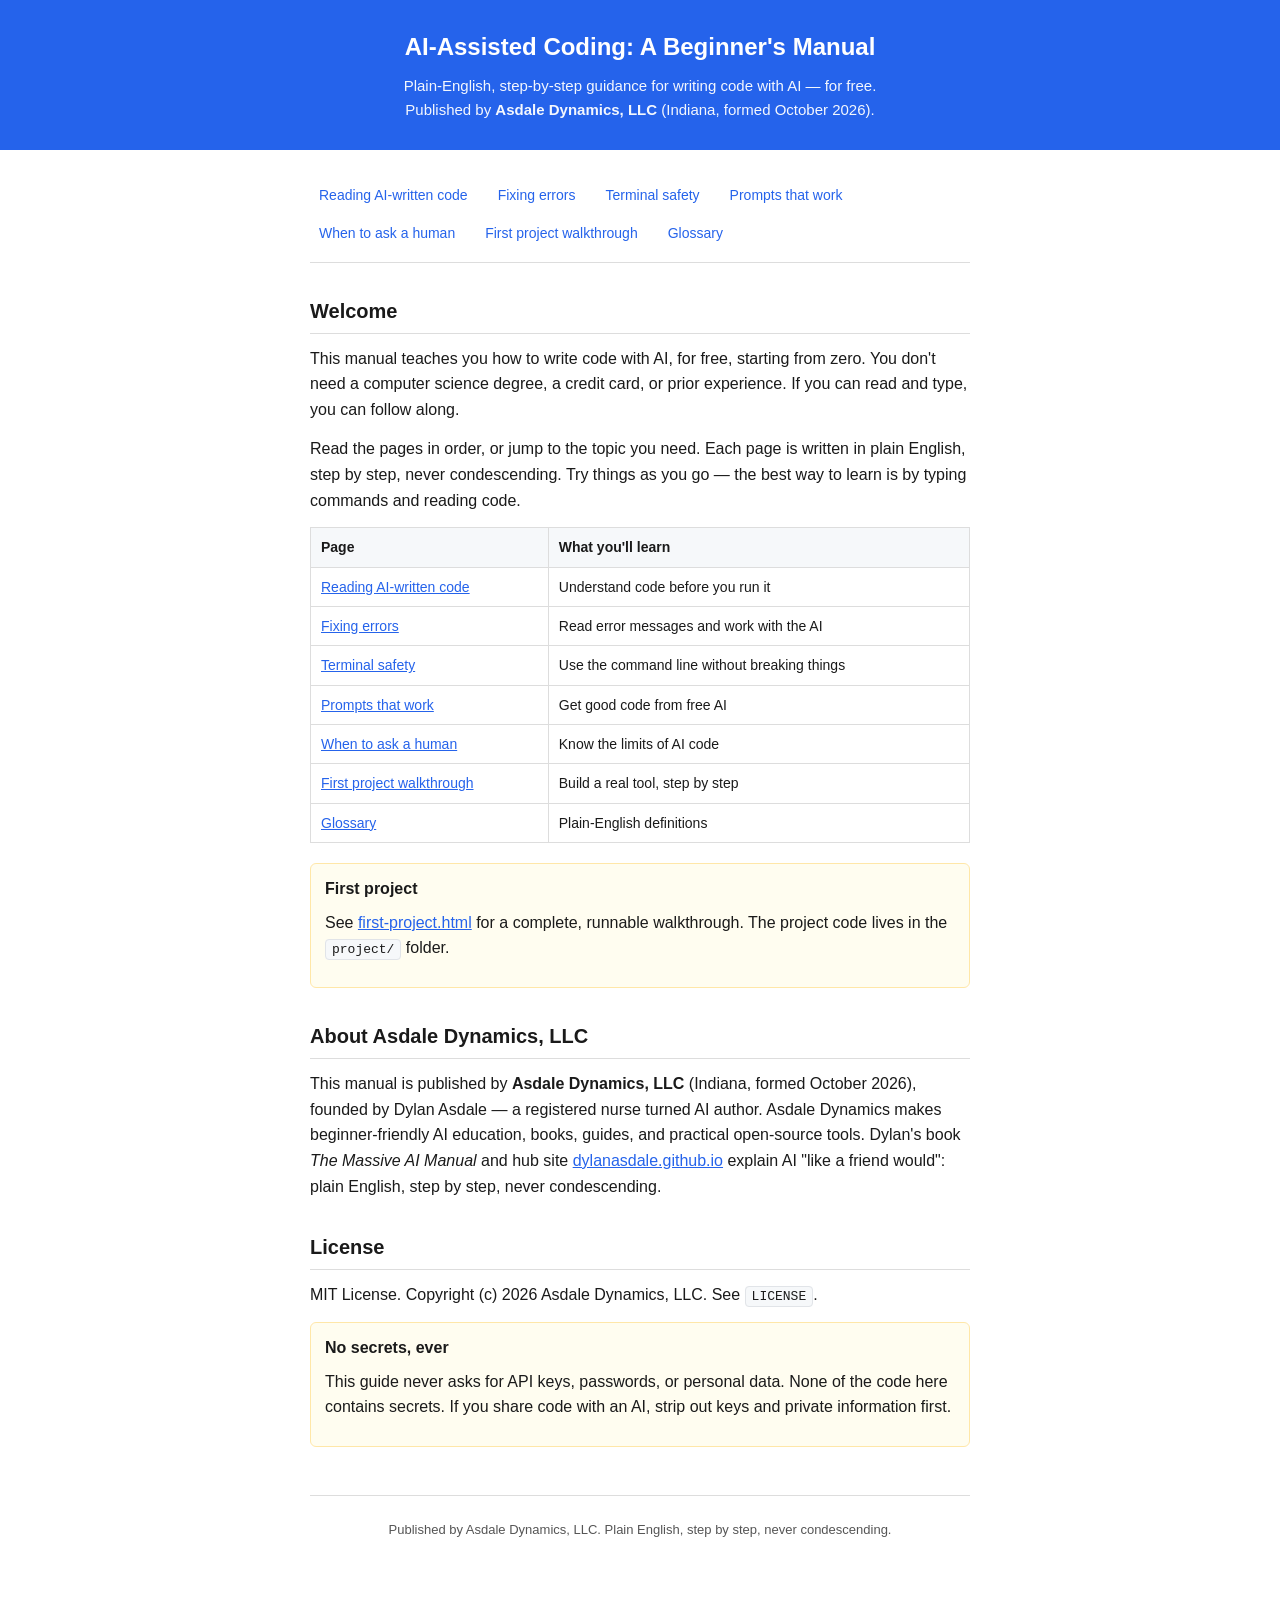
<file: site/index.html>
<!DOCTYPE html>
<html lang="en">
<head>
<meta charset="UTF-8">
<meta name="viewport" content="width=device-width, initial-scale=1.0">
<title>AI-Assisted Coding: A Beginner's Manual — Asdale Dynamics, LLC</title>
<link rel="stylesheet" href="style.css">
</head>
<body>
<header>
<h1>AI-Assisted Coding: A Beginner's Manual</h1>
<p>Plain-English, step-by-step guidance for writing code with AI — for free.<br>
Published by <strong>Asdale Dynamics, LLC</strong> (Indiana, formed October 2026).</p>
</header>

<div class="container">
<nav>
<ul>
<li><a href="reading-ai-code.html">Reading AI-written code</a></li>
<li><a href="fixing-errors.html">Fixing errors</a></li>
<li><a href="terminal-safety.html">Terminal safety</a></li>
<li><a href="prompts-that-work.html">Prompts that work</a></li>
<li><a href="when-to-ask-human.html">When to ask a human</a></li>
<li><a href="first-project.html">First project walkthrough</a></li>
<li><a href="glossary.html">Glossary</a></li>
</ul>
</nav>

<h2>Welcome</h2>
<p>This manual teaches you how to write code with AI, for free, starting from
zero. You don't need a computer science degree, a credit card, or prior
experience. If you can read and type, you can follow along.</p>

<p>Read the pages in order, or jump to the topic you need. Each page is written
in plain English, step by step, never condescending. Try things as you go — the
best way to learn is by typing commands and reading code.</p>

<table>
<thead>
<tr><th>Page</th><th>What you'll learn</th></tr>
</thead>
<tbody>
<tr><td><a href="reading-ai-code.html">Reading AI-written code</a></td><td>Understand code before you run it</td></tr>
<tr><td><a href="fixing-errors.html">Fixing errors</a></td><td>Read error messages and work with the AI</td></tr>
<tr><td><a href="terminal-safety.html">Terminal safety</a></td><td>Use the command line without breaking things</td></tr>
<tr><td><a href="prompts-that-work.html">Prompts that work</a></td><td>Get good code from free AI</td></tr>
<tr><td><a href="when-to-ask-human.html">When to ask a human</a></td><td>Know the limits of AI code</td></tr>
<tr><td><a href="first-project.html">First project walkthrough</a></td><td>Build a real tool, step by step</td></tr>
<tr><td><a href="glossary.html">Glossary</a></td><td>Plain-English definitions</td></tr>
</tbody>
</table>

<div class="highlight">
<h3 style="margin-top:0;">First project</h3>
<p>See <a href="first-project.html">first-project.html</a> for a complete,
runnable walkthrough. The project code lives in the <code>project/</code>
folder.</p>
</div>

<h2>About Asdale Dynamics, LLC</h2>
<p>This manual is published by <strong>Asdale Dynamics, LLC</strong> (Indiana,
formed October 2026), founded by Dylan Asdale — a registered nurse turned AI
author. Asdale Dynamics makes beginner-friendly AI education, books, guides,
and practical open-source tools. Dylan's book <em>The Massive AI Manual</em>
and hub site <a href="https://dylanasdale.github.io">dylanasdale.github.io</a>
explain AI "like a friend would": plain English, step by step, never
condescending.</p>

<h2>License</h2>
<p>MIT License. Copyright (c) 2026 Asdale Dynamics, LLC. See <code>LICENSE</code>.</p>

<div class="highlight">
<h3 style="margin-top:0;">No secrets, ever</h3>
<p>This guide never asks for API keys, passwords, or personal data. None of the
code here contains secrets. If you share code with an AI, strip out keys and
private information first.</p>
</div>

<footer>
<p>Published by Asdale Dynamics, LLC. Plain English, step by step, never condescending.</p>
</footer>
</div>
</body>
</html>
</file>
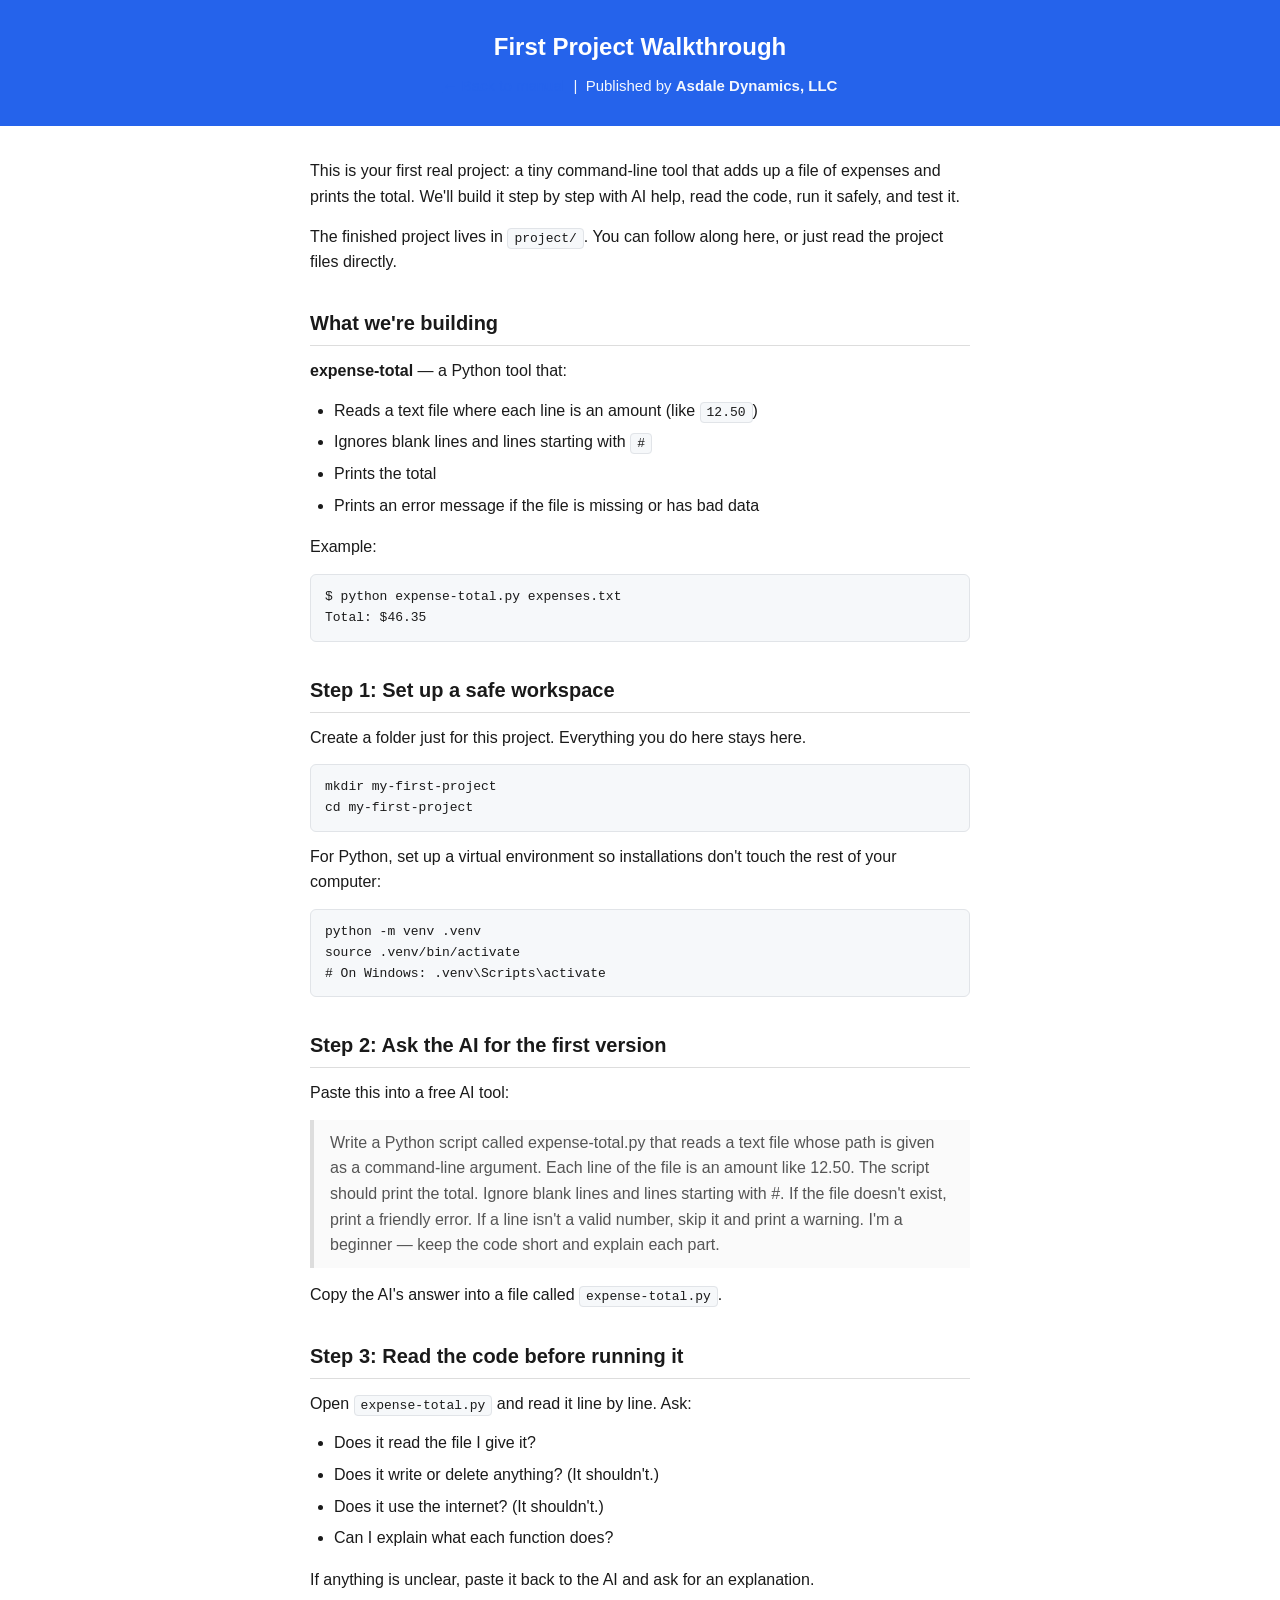
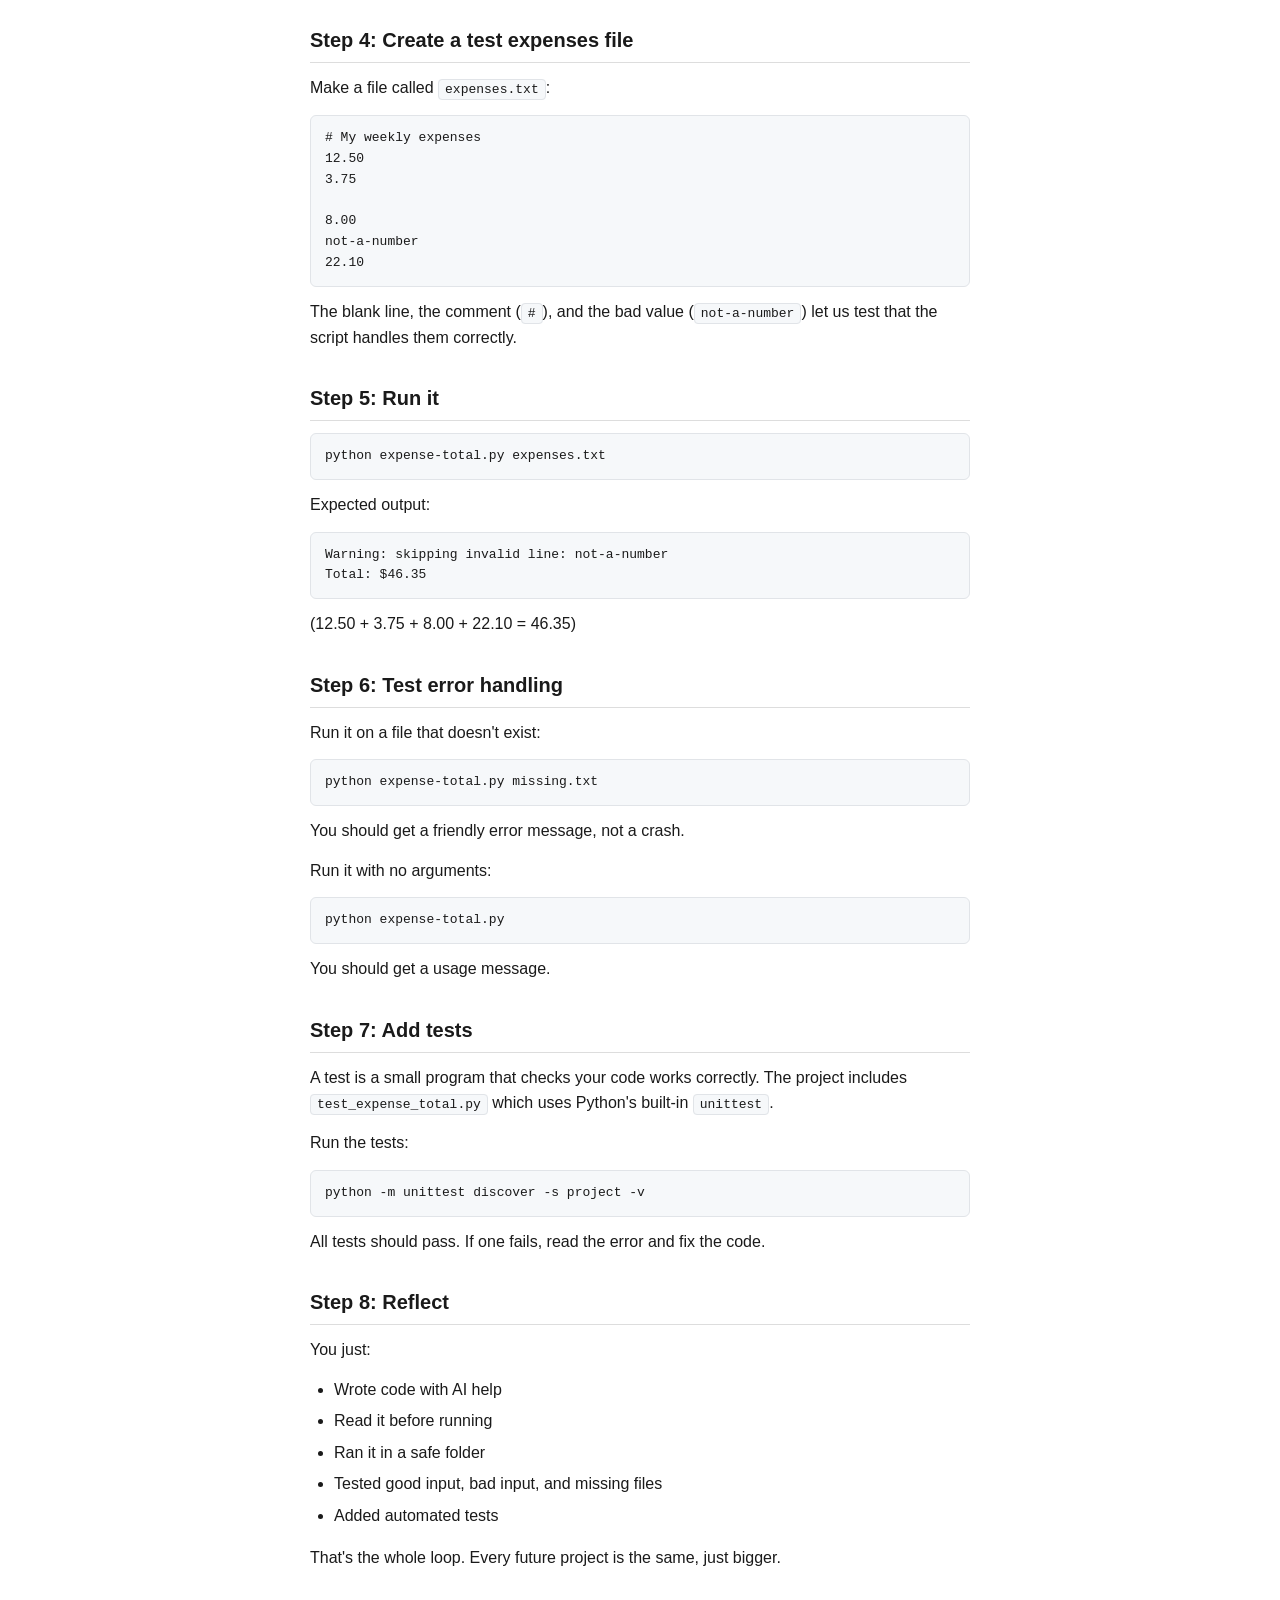
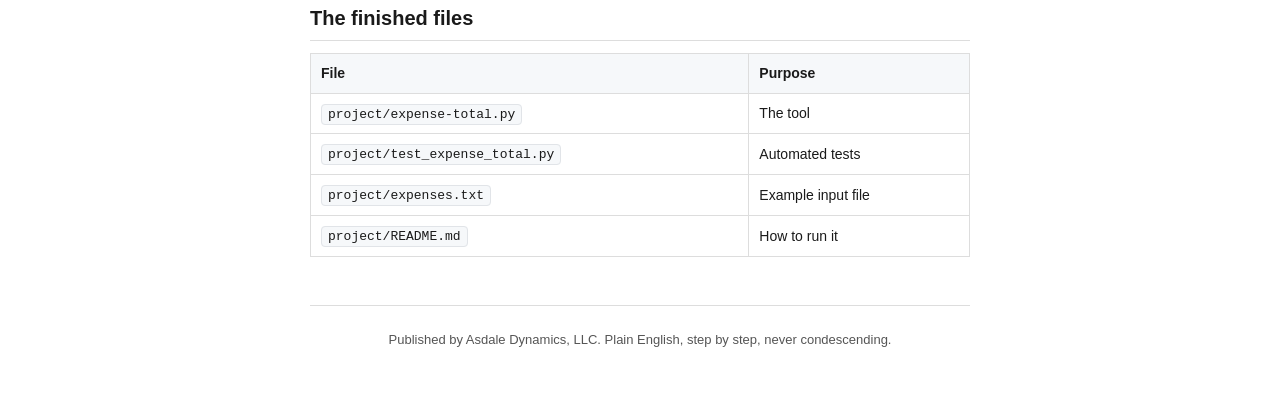
<file: site/first-project.html>
<!DOCTYPE html>
<html lang="en">
<head>
<meta charset="UTF-8">
<meta name="viewport" content="width=device-width, initial-scale=1.0">
<title>First Project Walkthrough — Asdale Dynamics, LLC</title>
<link rel="stylesheet" href="style.css">
</head>
<body>
<header>
<h1>First Project Walkthrough</h1>
<p><a href="index.html">← Back to manual</a> &nbsp;|&nbsp; Published by <strong>Asdale Dynamics, LLC</strong></p>
</header>

<div class="container">
<p>This is your first real project: a tiny command-line tool that adds up a file
of expenses and prints the total. We'll build it step by step with AI help, read
the code, run it safely, and test it.</p>
<p>The finished project lives in <code>project/</code>. You can follow along here,
or just read the project files directly.</p>

<h2>What we're building</h2>
<p><strong>expense-total</strong> — a Python tool that:</p>
<ul>
<li>Reads a text file where each line is an amount (like <code>12.50</code>)</li>
<li>Ignores blank lines and lines starting with <code>#</code></li>
<li>Prints the total</li>
<li>Prints an error message if the file is missing or has bad data</li>
</ul>
<p>Example:</p>
<pre><code>$ python expense-total.py expenses.txt
Total: $46.35
</code></pre>

<h2>Step 1: Set up a safe workspace</h2>
<p>Create a folder just for this project. Everything you do here stays here.</p>
<pre><code>mkdir my-first-project
cd my-first-project
</code></pre>
<p>For Python, set up a virtual environment so installations don't touch the rest
of your computer:</p>
<pre><code>python -m venv .venv
source .venv/bin/activate
# On Windows: .venv\Scripts\activate
</code></pre>

<h2>Step 2: Ask the AI for the first version</h2>
<p>Paste this into a free AI tool:</p>
<blockquote>
Write a Python script called expense-total.py that reads a text file whose
path is given as a command-line argument. Each line of the file is an amount
like 12.50. The script should print the total. Ignore blank lines and lines
starting with #. If the file doesn't exist, print a friendly error. If a line
isn't a valid number, skip it and print a warning. I'm a beginner — keep the
code short and explain each part.
</blockquote>
<p>Copy the AI's answer into a file called <code>expense-total.py</code>.</p>

<h2>Step 3: Read the code before running it</h2>
<p>Open <code>expense-total.py</code> and read it line by line. Ask:</p>
<ul>
<li>Does it read the file I give it?</li>
<li>Does it write or delete anything? (It shouldn't.)</li>
<li>Does it use the internet? (It shouldn't.)</li>
<li>Can I explain what each function does?</li>
</ul>
<p>If anything is unclear, paste it back to the AI and ask for an explanation.</p>

<h2>Step 4: Create a test expenses file</h2>
<p>Make a file called <code>expenses.txt</code>:</p>
<pre><code># My weekly expenses
12.50
3.75

8.00
not-a-number
22.10
</code></pre>
<p>The blank line, the comment (<code>#</code>), and the bad value
(<code>not-a-number</code>) let us test that the script handles them correctly.</p>

<h2>Step 5: Run it</h2>
<pre><code>python expense-total.py expenses.txt
</code></pre>
<p>Expected output:</p>
<pre><code>Warning: skipping invalid line: not-a-number
Total: $46.35
</code></pre>
<p>(12.50 + 3.75 + 8.00 + 22.10 = 46.35)</p>

<h2>Step 6: Test error handling</h2>
<p>Run it on a file that doesn't exist:</p>
<pre><code>python expense-total.py missing.txt
</code></pre>
<p>You should get a friendly error message, not a crash.</p>
<p>Run it with no arguments:</p>
<pre><code>python expense-total.py
</code></pre>
<p>You should get a usage message.</p>

<h2>Step 7: Add tests</h2>
<p>A test is a small program that checks your code works correctly. The project
includes <code>test_expense_total.py</code> which uses Python's built-in
<code>unittest</code>.</p>
<p>Run the tests:</p>
<pre><code>python -m unittest discover -s project -v
</code></pre>
<p>All tests should pass. If one fails, read the error and fix the code.</p>

<h2>Step 8: Reflect</h2>
<p>You just:</p>
<ul>
<li>Wrote code with AI help</li>
<li>Read it before running</li>
<li>Ran it in a safe folder</li>
<li>Tested good input, bad input, and missing files</li>
<li>Added automated tests</li>
</ul>
<p>That's the whole loop. Every future project is the same, just bigger.</p>

<h2>The finished files</h2>
<table>
<thead>
<tr><th>File</th><th>Purpose</th></tr>
</thead>
<tbody>
<tr><td><code>project/expense-total.py</code></td><td>The tool</td></tr>
<tr><td><code>project/test_expense_total.py</code></td><td>Automated tests</td></tr>
<tr><td><code>project/expenses.txt</code></td><td>Example input file</td></tr>
<tr><td><code>project/README.md</code></td><td>How to run it</td></tr>
</tbody>
</table>

<footer>
<p class="small">Published by Asdale Dynamics, LLC. Plain English, step by step, never condescending.</p>
</footer>
</div>
</body>
</html>
</file>
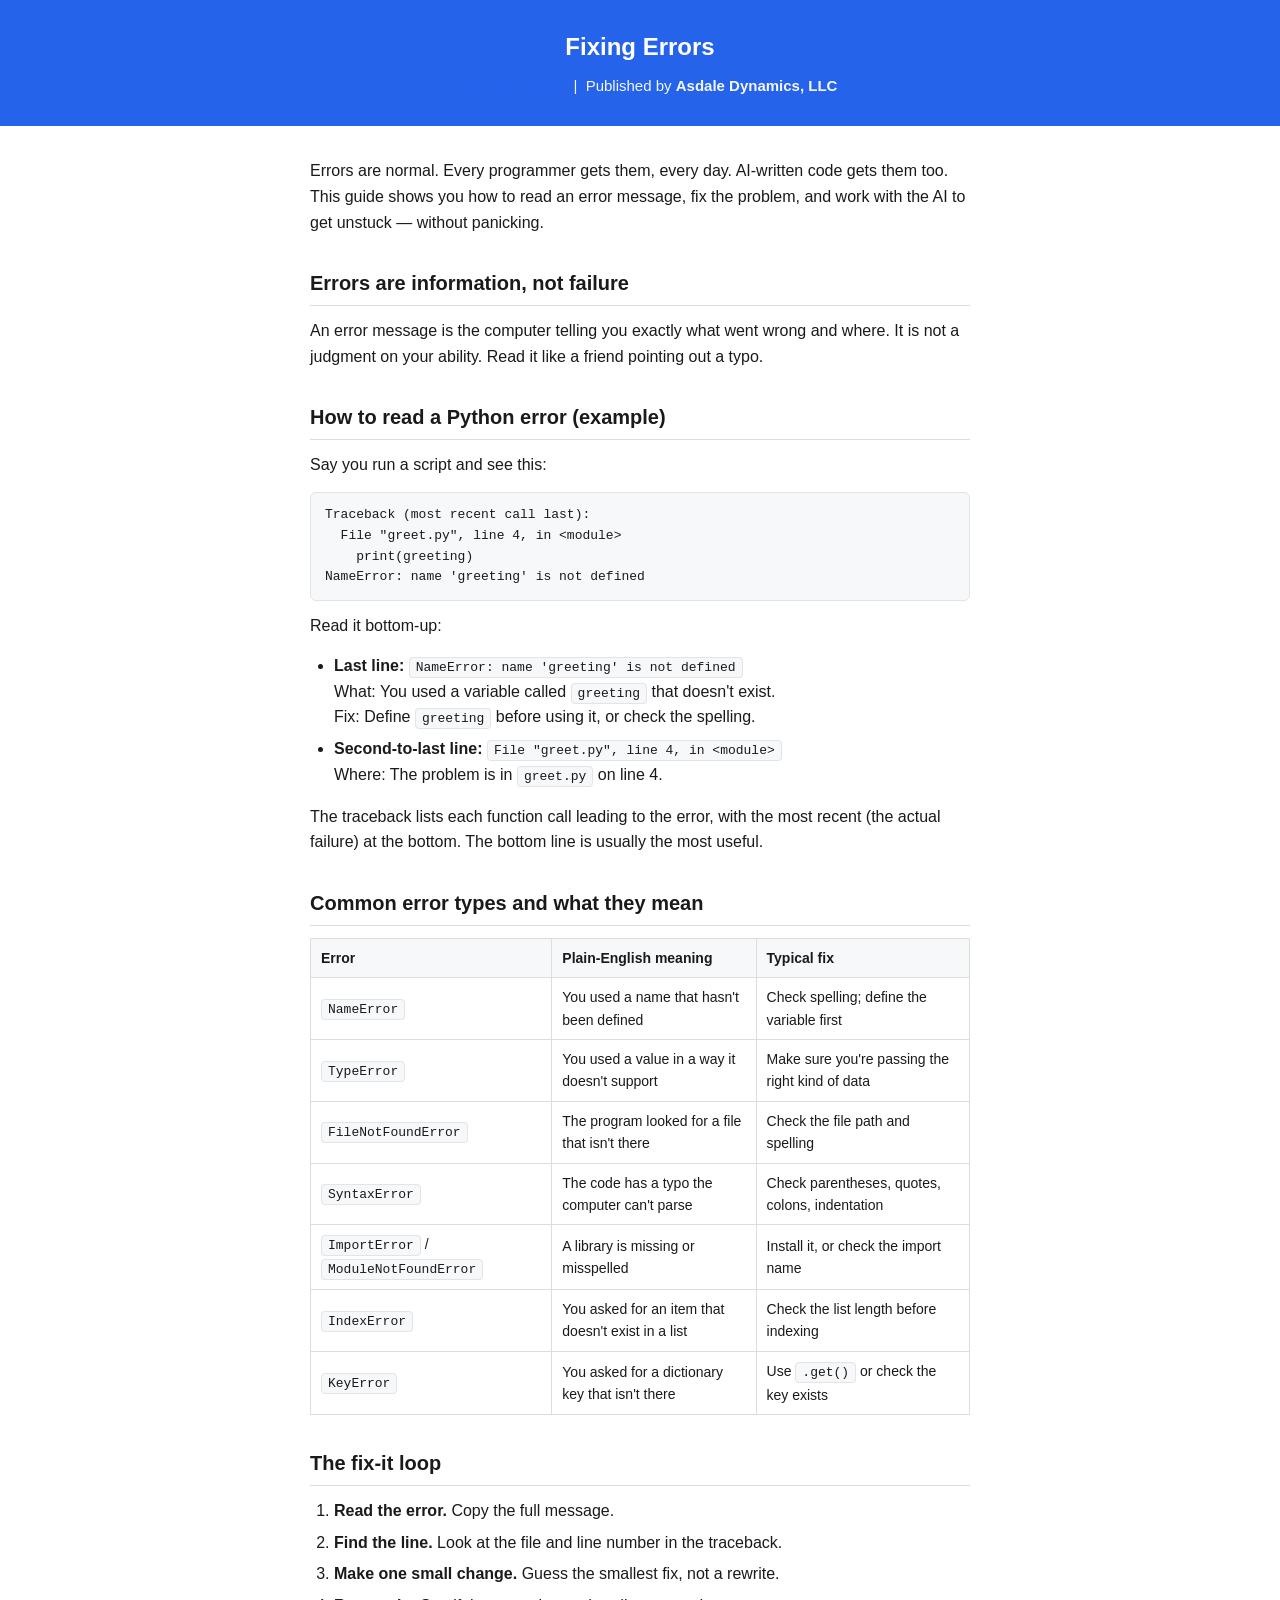
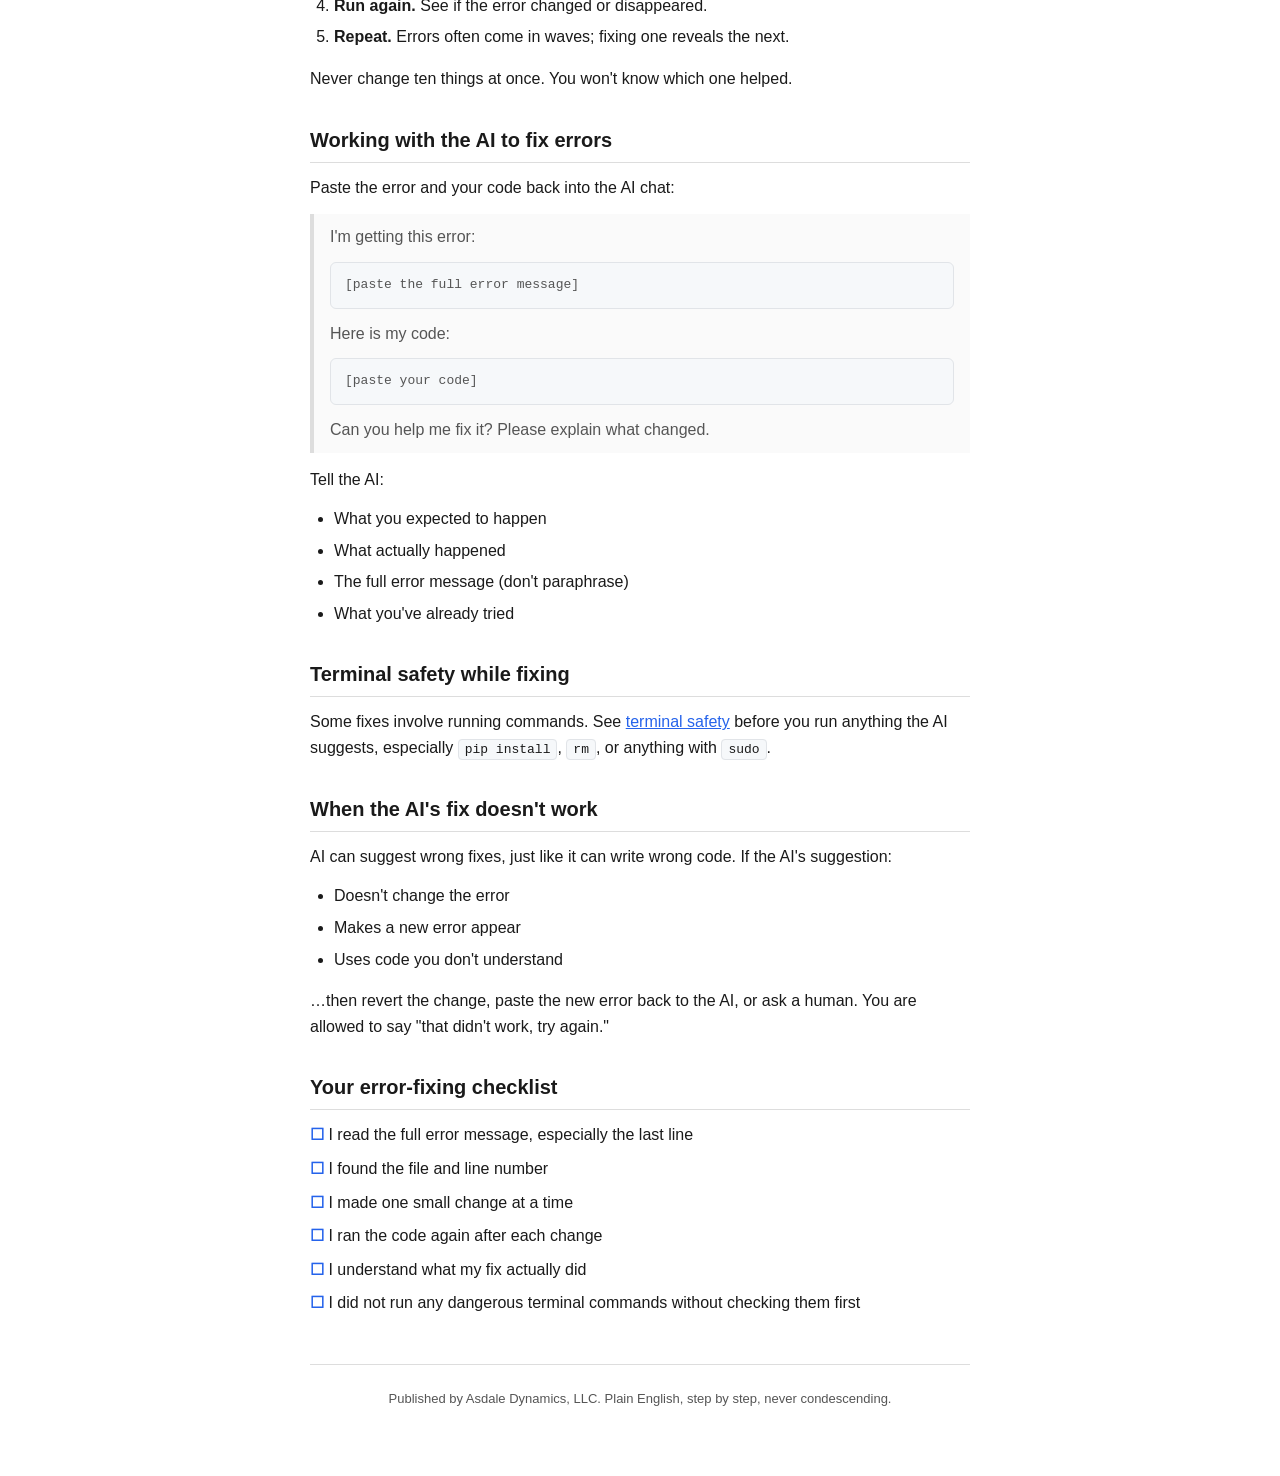
<file: site/fixing-errors.html>
<!DOCTYPE html>
<html lang="en">
<head>
<meta charset="UTF-8">
<meta name="viewport" content="width=device-width, initial-scale=1.0">
<title>Fixing Errors — Asdale Dynamics, LLC</title>
<link rel="stylesheet" href="style.css">
</head>
<body>
<header>
<h1>Fixing Errors</h1>
<p><a href="index.html">← Back to manual</a> &nbsp;|&nbsp; Published by <strong>Asdale Dynamics, LLC</strong></p>
</header>

<div class="container">
<p>Errors are normal. Every programmer gets them, every day. AI-written code gets
them too. This guide shows you how to read an error message, fix the problem,
and work with the AI to get unstuck — without panicking.</p>

<h2>Errors are information, not failure</h2>
<p>An error message is the computer telling you exactly what went wrong and where.
It is not a judgment on your ability. Read it like a friend pointing out a
typo.</p>

<h2>How to read a Python error (example)</h2>
<p>Say you run a script and see this:</p>
<pre><code>Traceback (most recent call last):
  File "greet.py", line 4, in &lt;module&gt;
    print(greeting)
NameError: name 'greeting' is not defined
</code></pre>
<p>Read it bottom-up:</p>
<ul>
<li><strong>Last line:</strong> <code>NameError: name 'greeting' is not defined</code><br>
What: You used a variable called <code>greeting</code> that doesn't exist.<br>
Fix: Define <code>greeting</code> before using it, or check the spelling.</li>
<li><strong>Second-to-last line:</strong> <code>File "greet.py", line 4, in &lt;module&gt;</code><br>
Where: The problem is in <code>greet.py</code> on line 4.</li>
</ul>
<p>The traceback lists each function call leading to the error, with the most
recent (the actual failure) at the bottom. The bottom line is usually the most
useful.</p>

<h2>Common error types and what they mean</h2>
<table>
<thead>
<tr><th>Error</th><th>Plain-English meaning</th><th>Typical fix</th></tr>
</thead>
<tbody>
<tr><td><code>NameError</code></td><td>You used a name that hasn't been defined</td><td>Check spelling; define the variable first</td></tr>
<tr><td><code>TypeError</code></td><td>You used a value in a way it doesn't support</td><td>Make sure you're passing the right kind of data</td></tr>
<tr><td><code>FileNotFoundError</code></td><td>The program looked for a file that isn't there</td><td>Check the file path and spelling</td></tr>
<tr><td><code>SyntaxError</code></td><td>The code has a typo the computer can't parse</td><td>Check parentheses, quotes, colons, indentation</td></tr>
<tr><td><code>ImportError</code> / <code>ModuleNotFoundError</code></td><td>A library is missing or misspelled</td><td>Install it, or check the import name</td></tr>
<tr><td><code>IndexError</code></td><td>You asked for an item that doesn't exist in a list</td><td>Check the list length before indexing</td></tr>
<tr><td><code>KeyError</code></td><td>You asked for a dictionary key that isn't there</td><td>Use <code>.get()</code> or check the key exists</td></tr>
</tbody>
</table>

<h2>The fix-it loop</h2>
<ol>
<li><strong>Read the error.</strong> Copy the full message.</li>
<li><strong>Find the line.</strong> Look at the file and line number in the traceback.</li>
<li><strong>Make one small change.</strong> Guess the smallest fix, not a rewrite.</li>
<li><strong>Run again.</strong> See if the error changed or disappeared.</li>
<li><strong>Repeat.</strong> Errors often come in waves; fixing one reveals the next.</li>
</ol>
<p>Never change ten things at once. You won't know which one helped.</p>

<h2>Working with the AI to fix errors</h2>
<p>Paste the error and your code back into the AI chat:</p>
<blockquote>
I'm getting this error:<br>
<pre>[paste the full error message]</pre>
Here is my code:<br>
<pre>[paste your code]</pre>
Can you help me fix it? Please explain what changed.
</blockquote>
<p>Tell the AI:</p>
<ul>
<li>What you expected to happen</li>
<li>What actually happened</li>
<li>The full error message (don't paraphrase)</li>
<li>What you've already tried</li>
</ul>

<h2>Terminal safety while fixing</h2>
<p>Some fixes involve running commands. See <a href="terminal-safety.html">terminal safety</a>
before you run anything the AI suggests, especially <code>pip install</code>,
<code>rm</code>, or anything with <code>sudo</code>.</p>

<h2>When the AI's fix doesn't work</h2>
<p>AI can suggest wrong fixes, just like it can write wrong code. If the AI's
suggestion:</p>
<ul>
<li>Doesn't change the error</li>
<li>Makes a new error appear</li>
<li>Uses code you don't understand</li>
</ul>
<p>…then revert the change, paste the new error back to the AI, or ask a human.
You are allowed to say "that didn't work, try again."</p>

<h2>Your error-fixing checklist</h2>
<ul class="checklist">
<li>I read the full error message, especially the last line</li>
<li>I found the file and line number</li>
<li>I made one small change at a time</li>
<li>I ran the code again after each change</li>
<li>I understand what my fix actually did</li>
<li>I did not run any dangerous terminal commands without checking them first</li>
</ul>

<footer>
<p class="small">Published by Asdale Dynamics, LLC. Plain English, step by step, never condescending.</p>
</footer>
</div>
</body>
</html>
</file>
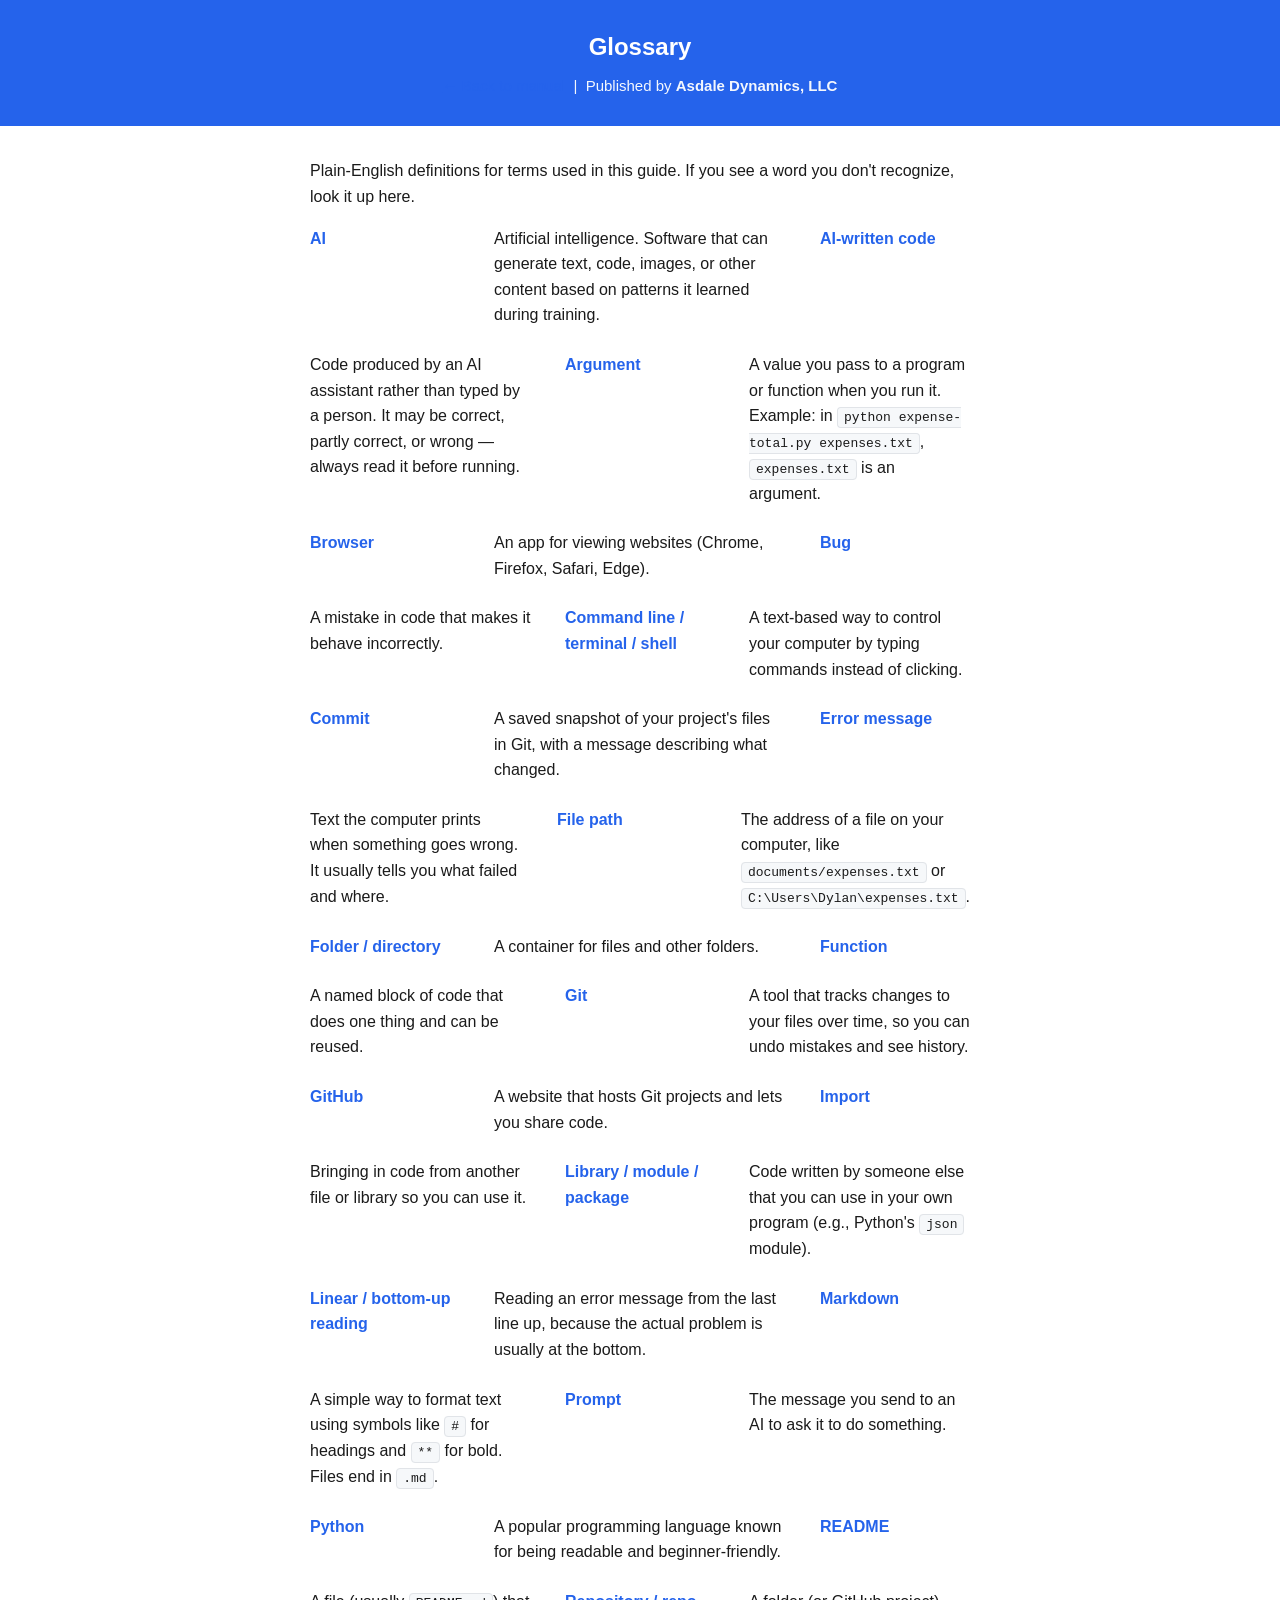
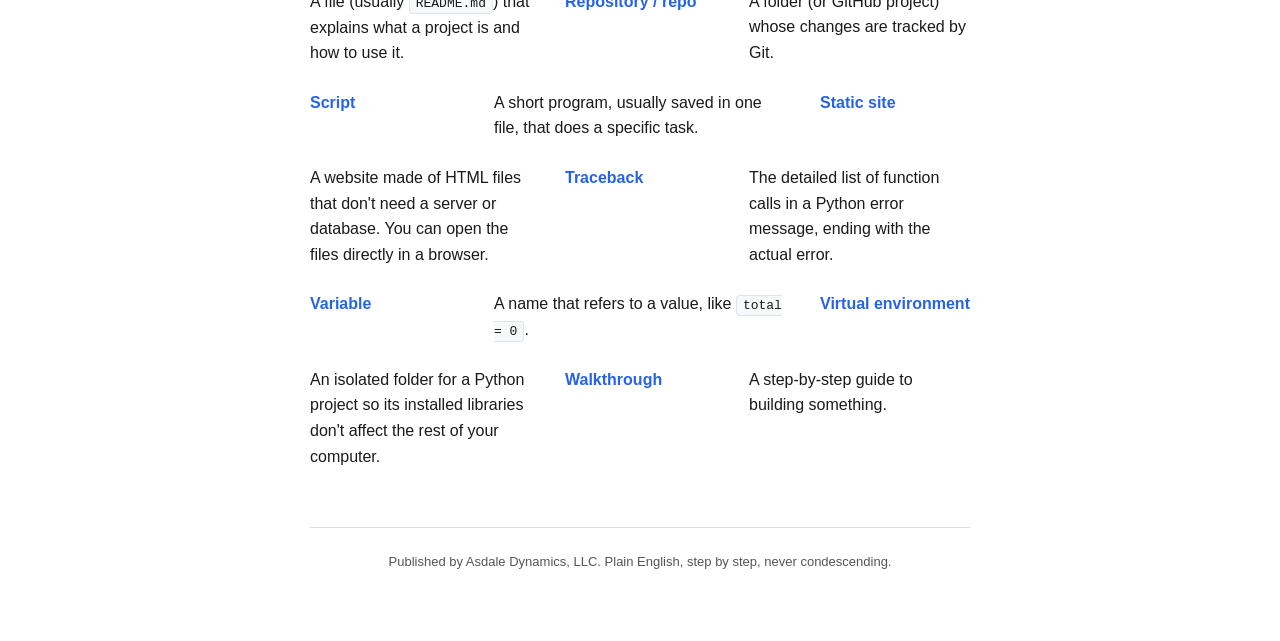
<file: site/glossary.html>
<!DOCTYPE html>
<html lang="en">
<head>
<meta charset="UTF-8">
<meta name="viewport" content="width=device-width, initial-scale=1.0">
<title>Glossary — Asdale Dynamics, LLC</title>
<link rel="stylesheet" href="style.css">
</head>
<body>
<header>
<h1>Glossary</h1>
<p><a href="index.html">← Back to manual</a> &nbsp;|&nbsp; Published by <strong>Asdale Dynamics, LLC</strong></p>
</header>

<div class="container">
<p>Plain-English definitions for terms used in this guide. If you see a word you
don't recognize, look it up here.</p>

<dl style="display:flex; flex-wrap:wrap; gap:14px 34px;">
<dt style="flex-basis:150px; font-weight:700; color:var(--accent); margin-bottom:2px;">AI</dt>
<dd style="flex:1 1 200px; margin:0 0 10px 0;">Artificial intelligence. Software that can generate text, code, images, or other content based on patterns it learned during training.</dd>

<dt style="flex-basis:150px; font-weight:700; color:var(--accent); margin-bottom:2px;">AI-written code</dt>
<dd style="flex:1 1 200px; margin:0 0 10px 0;">Code produced by an AI assistant rather than typed by a person. It may be correct, partly correct, or wrong — always read it before running.</dd>

<dt style="flex-basis:150px; font-weight:700; color:var(--accent); margin-bottom:2px;">Argument</dt>
<dd style="flex:1 1 200px; margin:0 0 10px 0;">A value you pass to a program or function when you run it. Example: in <code>python expense-total.py expenses.txt</code>, <code>expenses.txt</code> is an argument.</dd>

<dt style="flex-basis:150px; font-weight:700; color:var(--accent); margin-bottom:2px;">Browser</dt>
<dd style="flex:1 1 200px; margin:0 0 10px 0;">An app for viewing websites (Chrome, Firefox, Safari, Edge).</dd>

<dt style="flex-basis:150px; font-weight:700; color:var(--accent); margin-bottom:2px;">Bug</dt>
<dd style="flex:1 1 200px; margin:0 0 10px 0;">A mistake in code that makes it behave incorrectly.</dd>

<dt style="flex-basis:150px; font-weight:700; color:var(--accent); margin-bottom:2px;">Command line / terminal / shell</dt>
<dd style="flex:1 1 200px; margin:0 0 10px 0;">A text-based way to control your computer by typing commands instead of clicking.</dd>

<dt style="flex-basis:150px; font-weight:700; color:var(--accent); margin-bottom:2px;">Commit</dt>
<dd style="flex:1 1 200px; margin:0 0 10px 0;">A saved snapshot of your project's files in Git, with a message describing what changed.</dd>

<dt style="flex-basis:150px; font-weight:700; color:var(--accent); margin-bottom:2px;">Error message</dt>
<dd style="flex:1 1 200px; margin:0 0 10px 0;">Text the computer prints when something goes wrong. It usually tells you what failed and where.</dd>

<dt style="flex-basis:150px; font-weight:700; color:var(--accent); margin-bottom:2px;">File path</dt>
<dd style="flex:1 1 200px; margin:0 0 10px 0;">The address of a file on your computer, like <code>documents/expenses.txt</code> or <code>C:\Users\Dylan\expenses.txt</code>.</dd>

<dt style="flex-basis:150px; font-weight:700; color:var(--accent); margin-bottom:2px;">Folder / directory</dt>
<dd style="flex:1 1 200px; margin:0 0 10px 0;">A container for files and other folders.</dd>

<dt style="flex-basis:150px; font-weight:700; color:var(--accent); margin-bottom:2px;">Function</dt>
<dd style="flex:1 1 200px; margin:0 0 10px 0;">A named block of code that does one thing and can be reused.</dd>

<dt style="flex-basis:150px; font-weight:700; color:var(--accent); margin-bottom:2px;">Git</dt>
<dd style="flex:1 1 200px; margin:0 0 10px 0;">A tool that tracks changes to your files over time, so you can undo mistakes and see history.</dd>

<dt style="flex-basis:150px; font-weight:700; color:var(--accent); margin-bottom:2px;">GitHub</dt>
<dd style="flex:1 1 200px; margin:0 0 10px 0;">A website that hosts Git projects and lets you share code.</dd>

<dt style="flex-basis:150px; font-weight:700; color:var(--accent); margin-bottom:2px;">Import</dt>
<dd style="flex:1 1 200px; margin:0 0 10px 0;">Bringing in code from another file or library so you can use it.</dd>

<dt style="flex-basis:150px; font-weight:700; color:var(--accent); margin-bottom:2px;">Library / module / package</dt>
<dd style="flex:1 1 200px; margin:0 0 10px 0;">Code written by someone else that you can use in your own program (e.g., Python's <code>json</code> module).</dd>

<dt style="flex-basis:150px; font-weight:700; color:var(--accent); margin-bottom:2px;">Linear / bottom-up reading</dt>
<dd style="flex:1 1 200px; margin:0 0 10px 0;">Reading an error message from the last line up, because the actual problem is usually at the bottom.</dd>

<dt style="flex-basis:150px; font-weight:700; color:var(--accent); margin-bottom:2px;">Markdown</dt>
<dd style="flex:1 1 200px; margin:0 0 10px 0;">A simple way to format text using symbols like <code>#</code> for headings and <code>**</code> for bold. Files end in <code>.md</code>.</dd>

<dt style="flex-basis:150px; font-weight:700; color:var(--accent); margin-bottom:2px;">Prompt</dt>
<dd style="flex:1 1 200px; margin:0 0 10px 0;">The message you send to an AI to ask it to do something.</dd>

<dt style="flex-basis:150px; font-weight:700; color:var(--accent); margin-bottom:2px;">Python</dt>
<dd style="flex:1 1 200px; margin:0 0 10px 0;">A popular programming language known for being readable and beginner-friendly.</dd>

<dt style="flex-basis:150px; font-weight:700; color:var(--accent); margin-bottom:2px;">README</dt>
<dd style="flex:1 1 200px; margin:0 0 10px 0;">A file (usually <code>README.md</code>) that explains what a project is and how to use it.</dd>

<dt style="flex-basis:150px; font-weight:700; color:var(--accent); margin-bottom:2px;">Repository / repo</dt>
<dd style="flex:1 1 200px; margin:0 0 10px 0;">A folder (or GitHub project) whose changes are tracked by Git.</dd>

<dt style="flex-basis:150px; font-weight:700; color:var(--accent); margin-bottom:2px;">Script</dt>
<dd style="flex:1 1 200px; margin:0 0 10px 0;">A short program, usually saved in one file, that does a specific task.</dd>

<dt style="flex-basis:150px; font-weight:700; color:var(--accent); margin-bottom:2px;">Static site</dt>
<dd style="flex:1 1 200px; margin:0 0 10px 0;">A website made of HTML files that don't need a server or database. You can open the files directly in a browser.</dd>

<dt style="flex-basis:150px; font-weight:700; color:var(--accent); margin-bottom:2px;">Traceback</dt>
<dd style="flex:1 1 200px; margin:0 0 10px 0;">The detailed list of function calls in a Python error message, ending with the actual error.</dd>

<dt style="flex-basis:150px; font-weight:700; color:var(--accent); margin-bottom:2px;">Variable</dt>
<dd style="flex:1 1 200px; margin:0 0 10px 0;">A name that refers to a value, like <code>total = 0</code>.</dd>

<dt style="flex-basis:150px; font-weight:700; color:var(--accent); margin-bottom:2px;">Virtual environment</dt>
<dd style="flex:1 1 200px; margin:0 0 10px 0;">An isolated folder for a Python project so its installed libraries don't affect the rest of your computer.</dd>

<dt style="flex-basis:150px; font-weight:700; color:var(--accent); margin-bottom:2px;">Walkthrough</dt>
<dd style="flex:1 1 200px; margin:0 0 10px 0;">A step-by-step guide to building something.</dd>
</dl>

<footer>
<p class="small">Published by Asdale Dynamics, LLC. Plain English, step by step, never condescending.</p>
</footer>
</div>
</body>
</html>
</file>
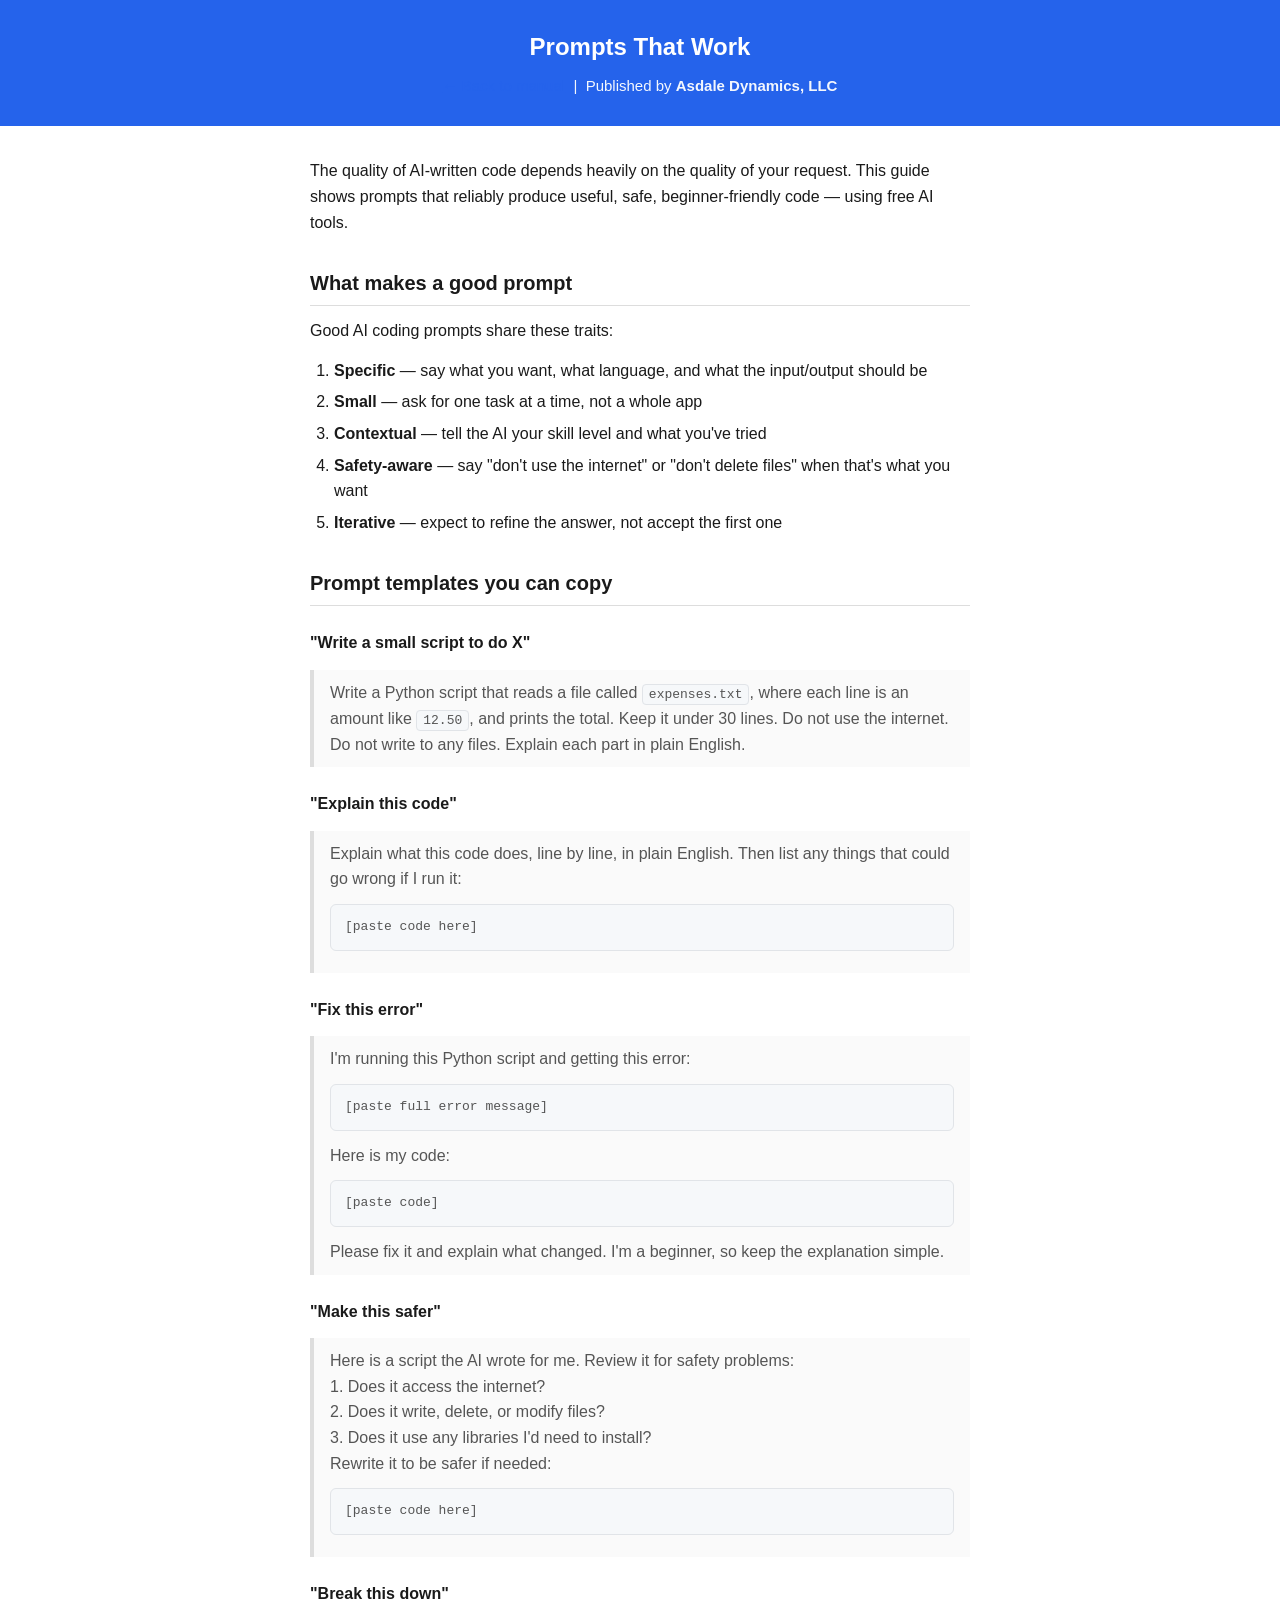
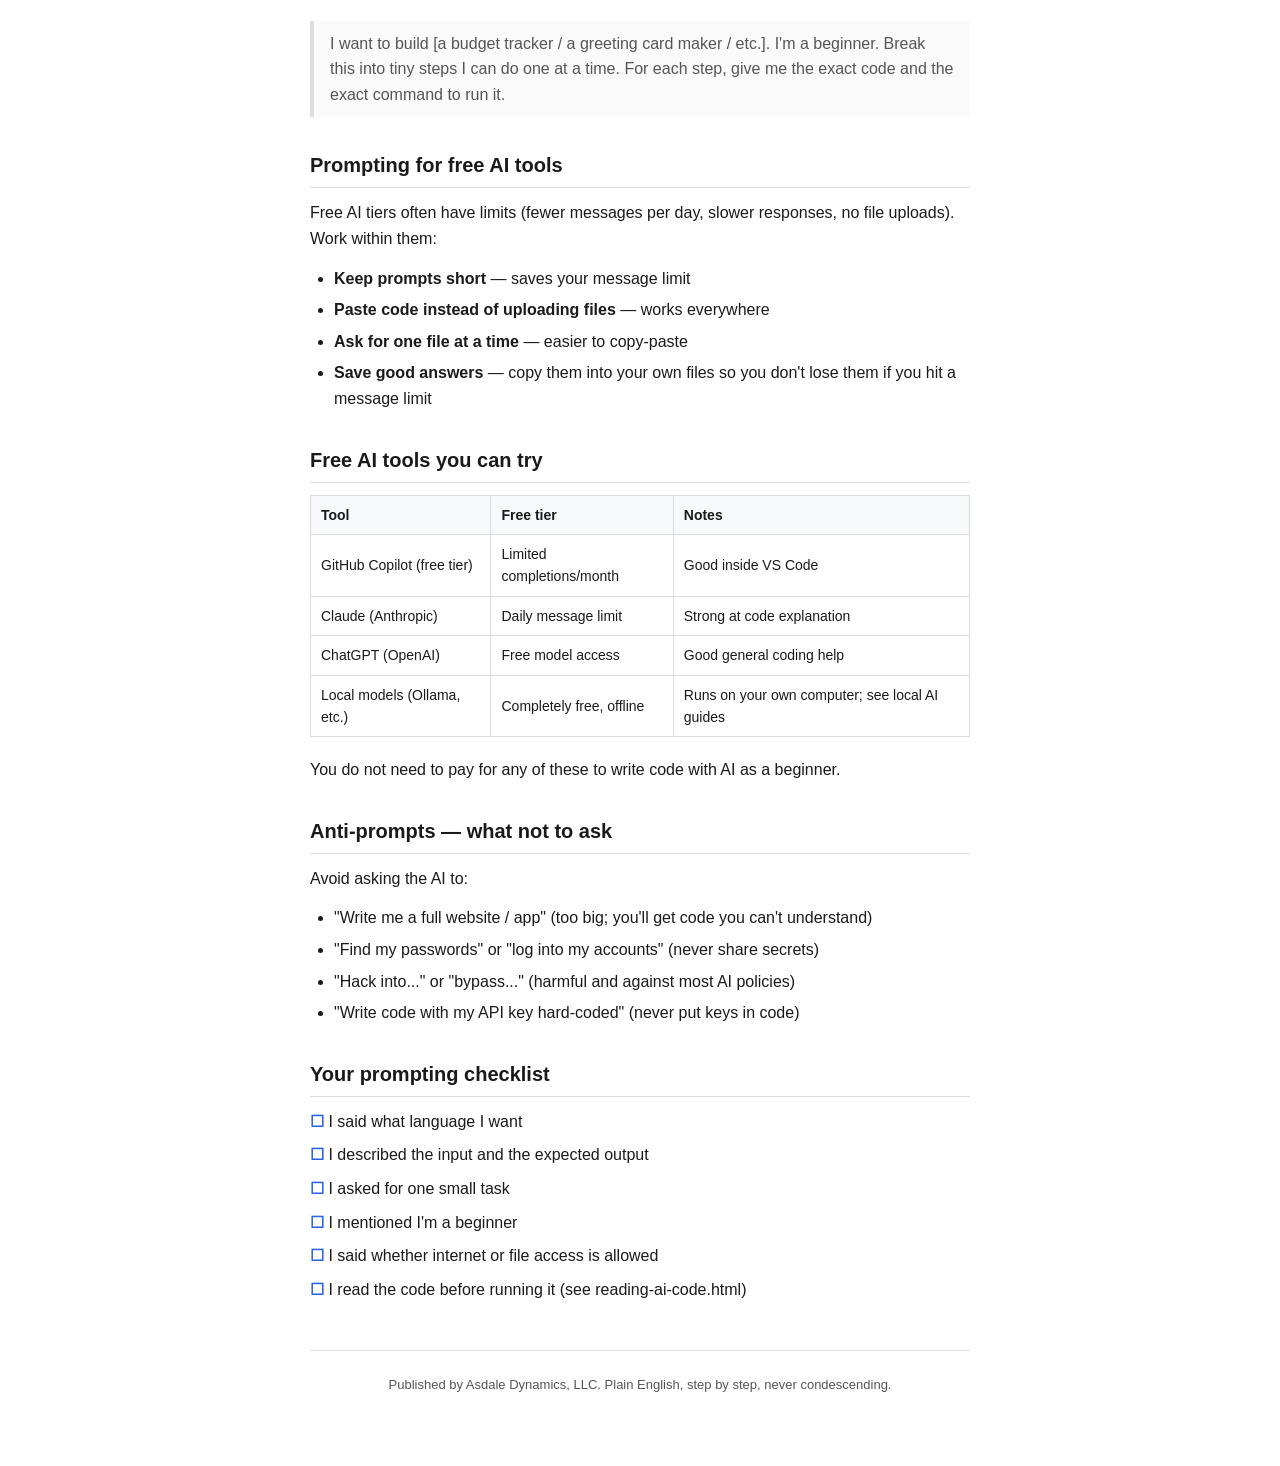
<file: site/prompts-that-work.html>
<!DOCTYPE html>
<html lang="en">
<head>
<meta charset="UTF-8">
<meta name="viewport" content="width=device-width, initial-scale=1.0">
<title>Prompts That Work — Asdale Dynamics, LLC</title>
<link rel="stylesheet" href="style.css">
</head>
<body>
<header>
<h1>Prompts That Work</h1>
<p><a href="index.html">← Back to manual</a> &nbsp;|&nbsp; Published by <strong>Asdale Dynamics, LLC</strong></p>
</header>

<div class="container">
<p>The quality of AI-written code depends heavily on the quality of your request.
This guide shows prompts that reliably produce useful, safe, beginner-friendly
code — using free AI tools.</p>

<h2>What makes a good prompt</h2>
<p>Good AI coding prompts share these traits:</p>
<ol>
<li><strong>Specific</strong> — say what you want, what language, and what the input/output should be</li>
<li><strong>Small</strong> — ask for one task at a time, not a whole app</li>
<li><strong>Contextual</strong> — tell the AI your skill level and what you've tried</li>
<li><strong>Safety-aware</strong> — say "don't use the internet" or "don't delete files" when that's what you want</li>
<li><strong>Iterative</strong> — expect to refine the answer, not accept the first one</li>
</ol>

<h2>Prompt templates you can copy</h2>

<h3>"Write a small script to do X"</h3>
<blockquote>
Write a Python script that reads a file called <code>expenses.txt</code>, where
each line is an amount like <code>12.50</code>, and prints the total. Keep it
under 30 lines. Do not use the internet. Do not write to any files. Explain each
part in plain English.
</blockquote>

<h3>"Explain this code"</h3>
<blockquote>
Explain what this code does, line by line, in plain English. Then list any
things that could go wrong if I run it:<br>
<pre>[paste code here]</pre>
</blockquote>

<h3>"Fix this error"</h3>
<blockquote>
I'm running this Python script and getting this error:<br>
<pre>[paste full error message]</pre>
Here is my code:<br>
<pre>[paste code]</pre>
Please fix it and explain what changed. I'm a beginner, so keep the explanation simple.
</blockquote>

<h3>"Make this safer"</h3>
<blockquote>
Here is a script the AI wrote for me. Review it for safety problems:<br>
1. Does it access the internet?<br>
2. Does it write, delete, or modify files?<br>
3. Does it use any libraries I'd need to install?<br>
Rewrite it to be safer if needed:<br>
<pre>[paste code here]</pre>
</blockquote>

<h3>"Break this down"</h3>
<blockquote>
I want to build [a budget tracker / a greeting card maker / etc.]. I'm a
beginner. Break this into tiny steps I can do one at a time. For each step,
give me the exact code and the exact command to run it.
</blockquote>

<h2>Prompting for free AI tools</h2>
<p>Free AI tiers often have limits (fewer messages per day, slower responses, no
file uploads). Work within them:</p>
<ul>
<li><strong>Keep prompts short</strong> — saves your message limit</li>
<li><strong>Paste code instead of uploading files</strong> — works everywhere</li>
<li><strong>Ask for one file at a time</strong> — easier to copy-paste</li>
<li><strong>Save good answers</strong> — copy them into your own files so you don't lose them if you hit a message limit</li>
</ul>

<h2>Free AI tools you can try</h2>
<table>
<thead>
<tr><th>Tool</th><th>Free tier</th><th>Notes</th></tr>
</thead>
<tbody>
<tr><td>GitHub Copilot (free tier)</td><td>Limited completions/month</td><td>Good inside VS Code</td></tr>
<tr><td>Claude (Anthropic)</td><td>Daily message limit</td><td>Strong at code explanation</td></tr>
<tr><td>ChatGPT (OpenAI)</td><td>Free model access</td><td>Good general coding help</td></tr>
<tr><td>Local models (Ollama, etc.)</td><td>Completely free, offline</td><td>Runs on your own computer; see local AI guides</td></tr>
</tbody>
</table>
<p>You do not need to pay for any of these to write code with AI as a beginner.</p>

<h2>Anti-prompts — what not to ask</h2>
<p>Avoid asking the AI to:</p>
<ul>
<li>"Write me a full website / app" (too big; you'll get code you can't understand)</li>
<li>"Find my passwords" or "log into my accounts" (never share secrets)</li>
<li>"Hack into..." or "bypass..." (harmful and against most AI policies)</li>
<li>"Write code with my API key hard-coded" (never put keys in code)</li>
</ul>

<h2>Your prompting checklist</h2>
<ul class="checklist">
<li>I said what language I want</li>
<li>I described the input and the expected output</li>
<li>I asked for one small task</li>
<li>I mentioned I'm a beginner</li>
<li>I said whether internet or file access is allowed</li>
<li>I read the code before running it (see reading-ai-code.html)</li>
</ul>

<footer>
<p class="small">Published by Asdale Dynamics, LLC. Plain English, step by step, never condescending.</p>
</footer>
</div>
</body>
</html>
</file>
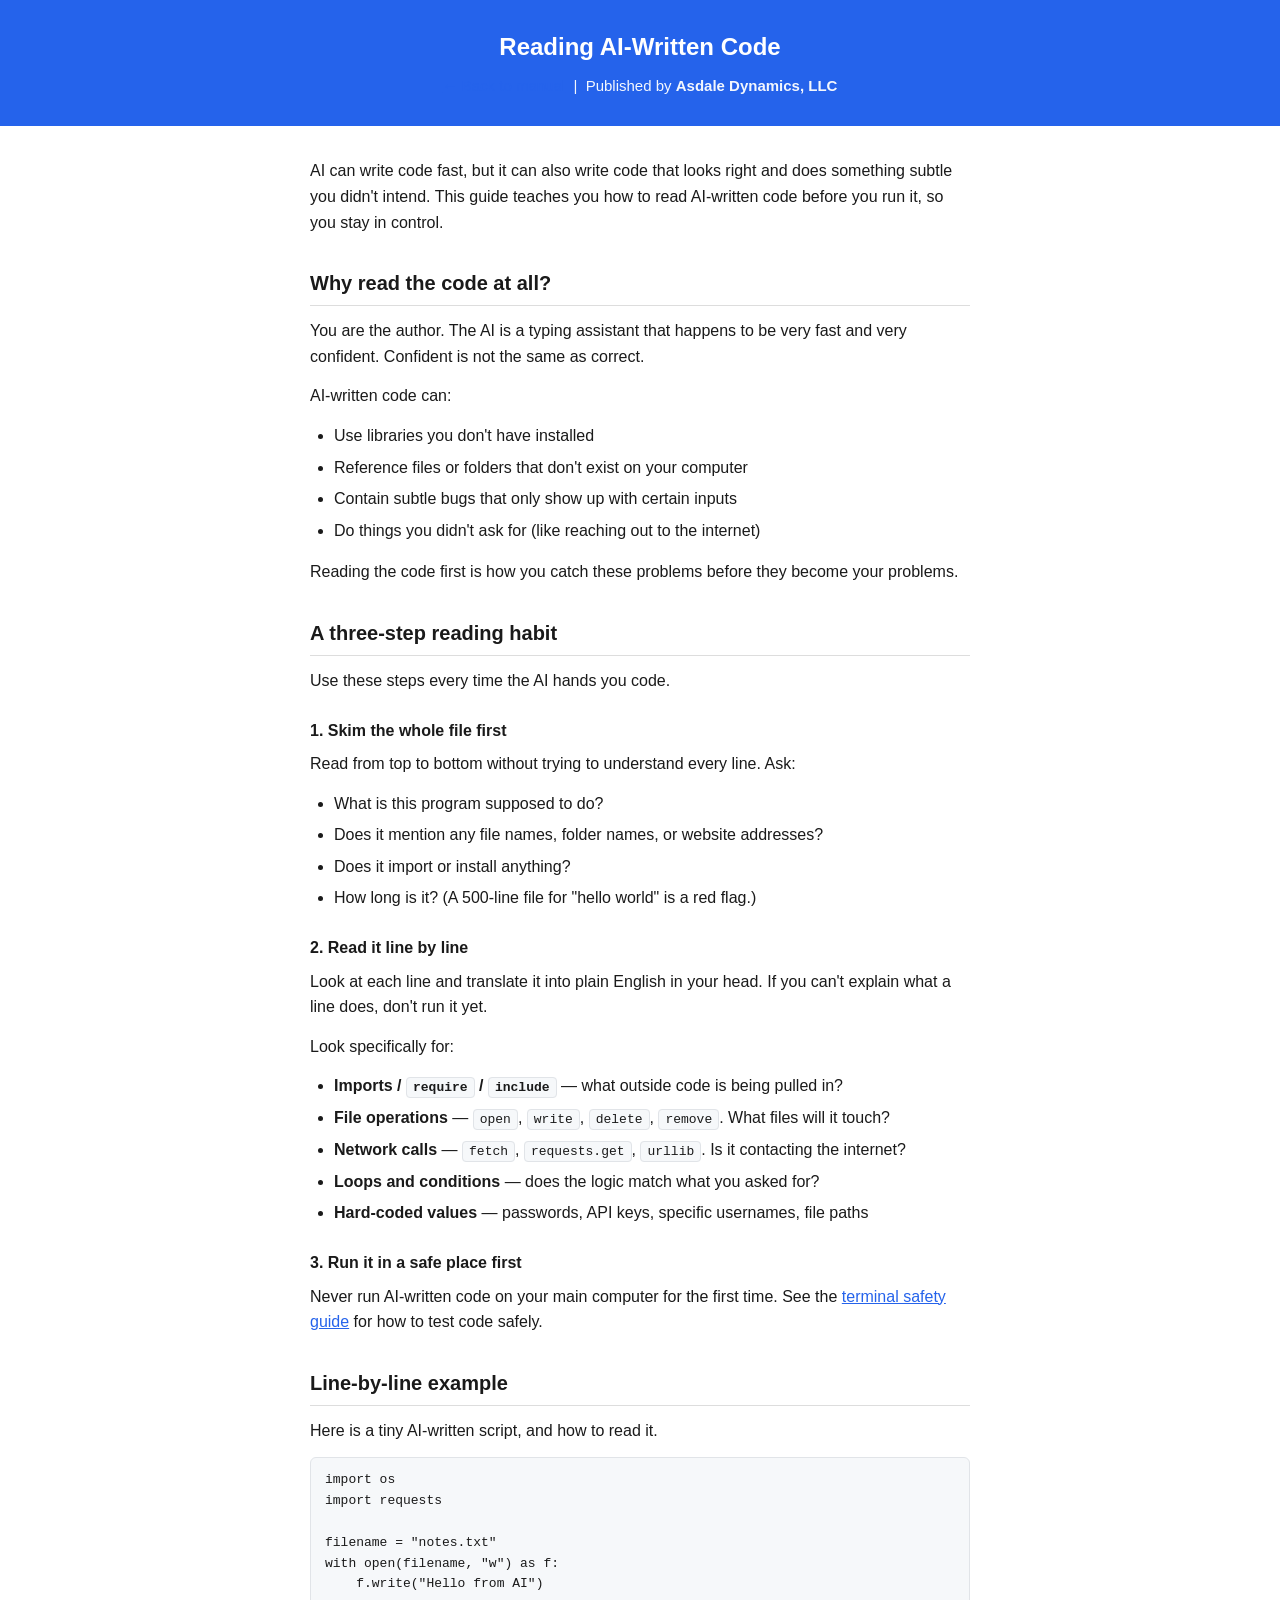
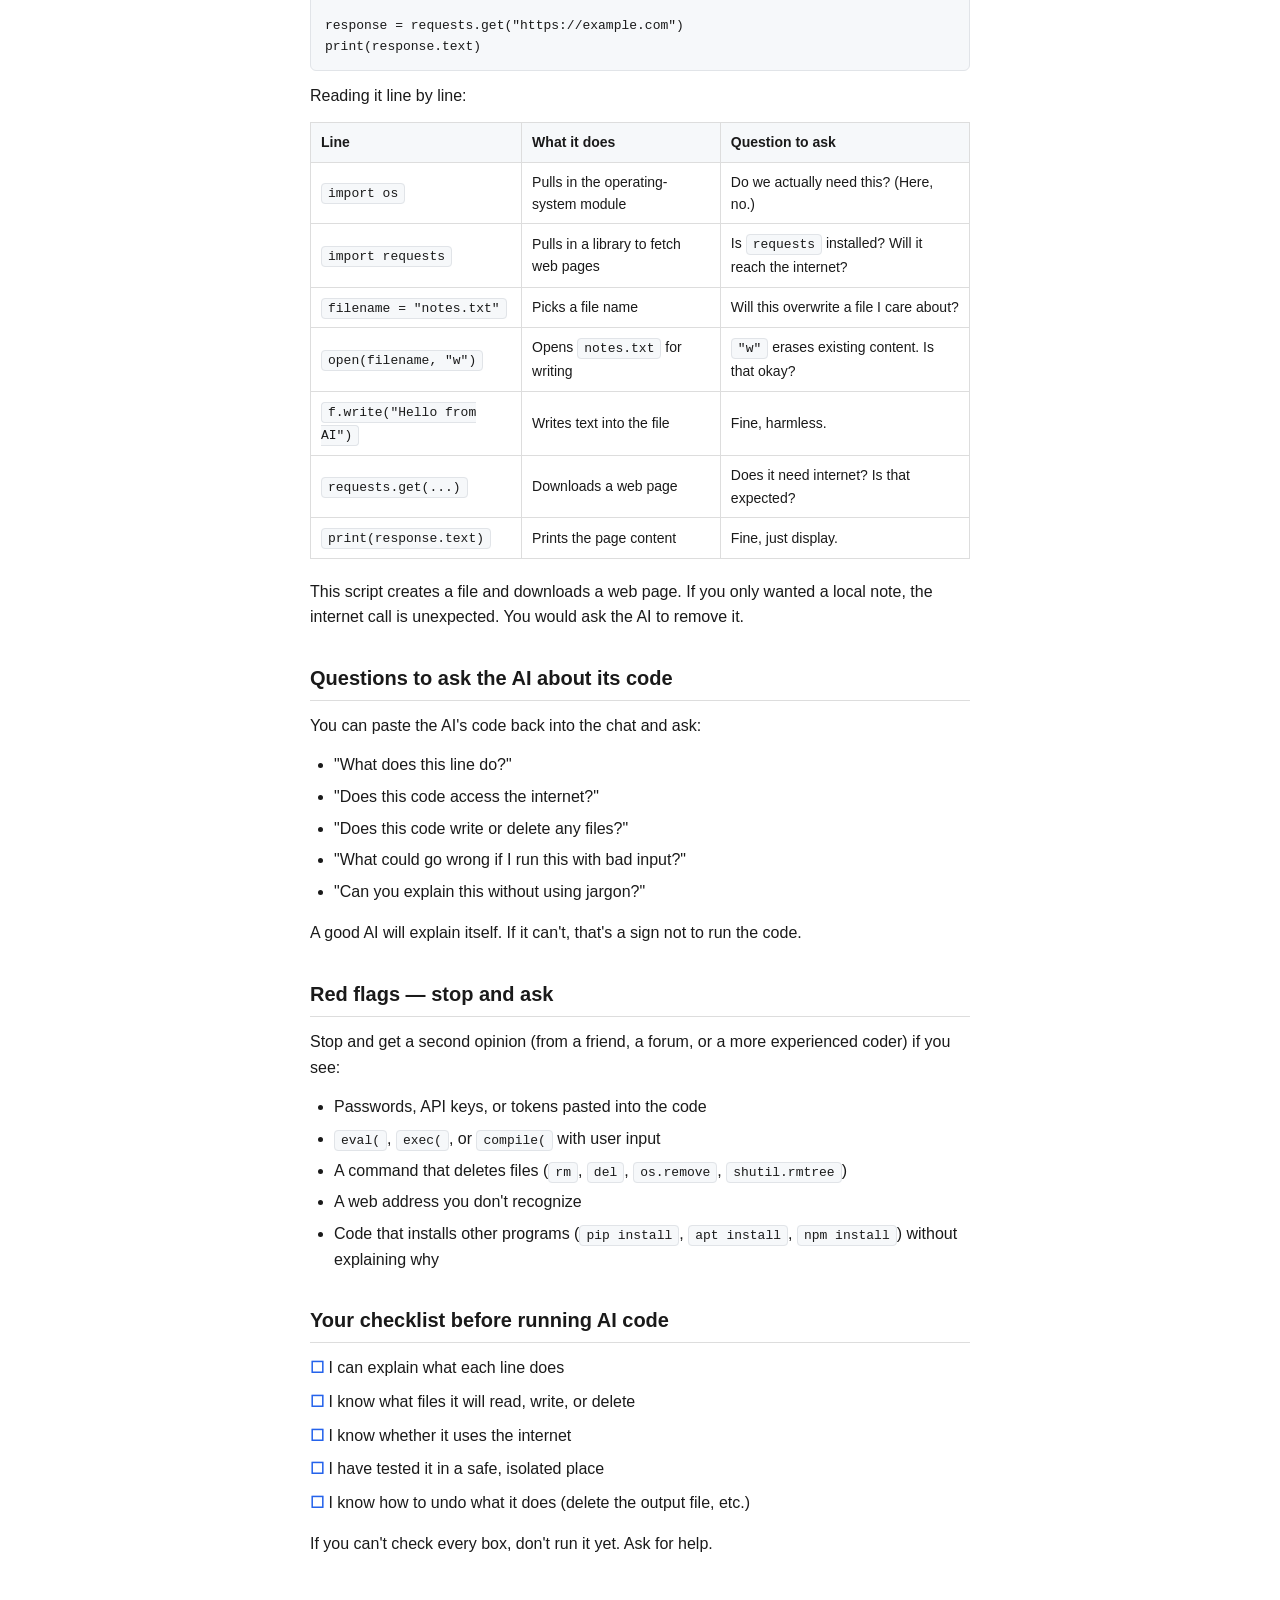
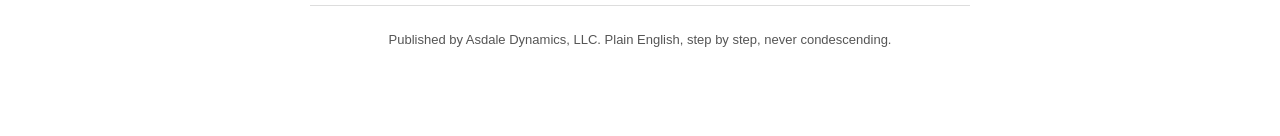
<file: site/reading-ai-code.html>
<!DOCTYPE html>
<html lang="en">
<head>
<meta charset="UTF-8">
<meta name="viewport" content="width=device-width, initial-scale=1.0">
<title>Reading AI-Written Code — Asdale Dynamics, LLC</title>
<link rel="stylesheet" href="style.css">
</head>
<body>
<header>
<h1>Reading AI-Written Code</h1>
<p><a href="index.html">← Back to manual</a> &nbsp;|&nbsp; Published by <strong>Asdale Dynamics, LLC</strong></p>
</header>

<div class="container">
<p>AI can write code fast, but it can also write code that looks right and does
something subtle you didn't intend. This guide teaches you how to read
AI-written code before you run it, so you stay in control.</p>

<h2>Why read the code at all?</h2>
<p>You are the author. The AI is a typing assistant that happens to be very fast
and very confident. Confident is not the same as correct.</p>
<p>AI-written code can:</p>
<ul>
<li>Use libraries you don't have installed</li>
<li>Reference files or folders that don't exist on your computer</li>
<li>Contain subtle bugs that only show up with certain inputs</li>
<li>Do things you didn't ask for (like reaching out to the internet)</li>
</ul>
<p>Reading the code first is how you catch these problems before they become
your problems.</p>

<h2>A three-step reading habit</h2>
<p>Use these steps every time the AI hands you code.</p>

<h3>1. Skim the whole file first</h3>
<p>Read from top to bottom without trying to understand every line. Ask:</p>
<ul>
<li>What is this program supposed to do?</li>
<li>Does it mention any file names, folder names, or website addresses?</li>
<li>Does it import or install anything?</li>
<li>How long is it? (A 500-line file for "hello world" is a red flag.)</li>
</ul>

<h3>2. Read it line by line</h3>
<p>Look at each line and translate it into plain English in your head. If you
can't explain what a line does, don't run it yet.</p>
<p>Look specifically for:</p>
<ul>
<li><strong>Imports / <code>require</code> / <code>include</code></strong> — what outside code is being pulled in?</li>
<li><strong>File operations</strong> — <code>open</code>, <code>write</code>, <code>delete</code>, <code>remove</code>. What files will it touch?</li>
<li><strong>Network calls</strong> — <code>fetch</code>, <code>requests.get</code>, <code>urllib</code>. Is it contacting the internet?</li>
<li><strong>Loops and conditions</strong> — does the logic match what you asked for?</li>
<li><strong>Hard-coded values</strong> — passwords, API keys, specific usernames, file paths</li>
</ul>

<h3>3. Run it in a safe place first</h3>
<p>Never run AI-written code on your main computer for the first time. See the
<a href="terminal-safety.html">terminal safety guide</a> for how to test code
safely.</p>

<h2>Line-by-line example</h2>
<p>Here is a tiny AI-written script, and how to read it.</p>
<pre><code>import os
import requests

filename = "notes.txt"
with open(filename, "w") as f:
    f.write("Hello from AI")

response = requests.get("https://example.com")
print(response.text)
</code></pre>
<p>Reading it line by line:</p>
<table>
<thead>
<tr><th>Line</th><th>What it does</th><th>Question to ask</th></tr>
</thead>
<tbody>
<tr><td><code>import os</code></td><td>Pulls in the operating-system module</td><td>Do we actually need this? (Here, no.)</td></tr>
<tr><td><code>import requests</code></td><td>Pulls in a library to fetch web pages</td><td>Is <code>requests</code> installed? Will it reach the internet?</td></tr>
<tr><td><code>filename = "notes.txt"</code></td><td>Picks a file name</td><td>Will this overwrite a file I care about?</td></tr>
<tr><td><code>open(filename, "w")</code></td><td>Opens <code>notes.txt</code> for writing</td><td><code>"w"</code> erases existing content. Is that okay?</td></tr>
<tr><td><code>f.write("Hello from AI")</code></td><td>Writes text into the file</td><td>Fine, harmless.</td></tr>
<tr><td><code>requests.get(...)</code></td><td>Downloads a web page</td><td>Does it need internet? Is that expected?</td></tr>
<tr><td><code>print(response.text)</code></td><td>Prints the page content</td><td>Fine, just display.</td></tr>
</tbody>
</table>
<p>This script creates a file and downloads a web page. If you only wanted a
local note, the internet call is unexpected. You would ask the AI to remove it.</p>

<h2>Questions to ask the AI about its code</h2>
<p>You can paste the AI's code back into the chat and ask:</p>
<ul>
<li>"What does this line do?"</li>
<li>"Does this code access the internet?"</li>
<li>"Does this code write or delete any files?"</li>
<li>"What could go wrong if I run this with bad input?"</li>
<li>"Can you explain this without using jargon?"</li>
</ul>
<p>A good AI will explain itself. If it can't, that's a sign not to run the
code.</p>

<h2>Red flags — stop and ask</h2>
<p>Stop and get a second opinion (from a friend, a forum, or a more experienced
coder) if you see:</p>
<ul>
<li>Passwords, API keys, or tokens pasted into the code</li>
<li><code>eval(</code>, <code>exec(</code>, or <code>compile(</code> with user input</li>
<li>A command that deletes files (<code>rm</code>, <code>del</code>, <code>os.remove</code>, <code>shutil.rmtree</code>)</li>
<li>A web address you don't recognize</li>
<li>Code that installs other programs (<code>pip install</code>, <code>apt install</code>, <code>npm install</code>) without explaining why</li>
</ul>

<h2>Your checklist before running AI code</h2>
<ul class="checklist">
<li>I can explain what each line does</li>
<li>I know what files it will read, write, or delete</li>
<li>I know whether it uses the internet</li>
<li>I have tested it in a safe, isolated place</li>
<li>I know how to undo what it does (delete the output file, etc.)</li>
</ul>
<p>If you can't check every box, don't run it yet. Ask for help.</p>

<footer>
<p class="small">Published by Asdale Dynamics, LLC. Plain English, step by step, never condescending.</p>
</footer>
</div>
</body>
</html>
</file>
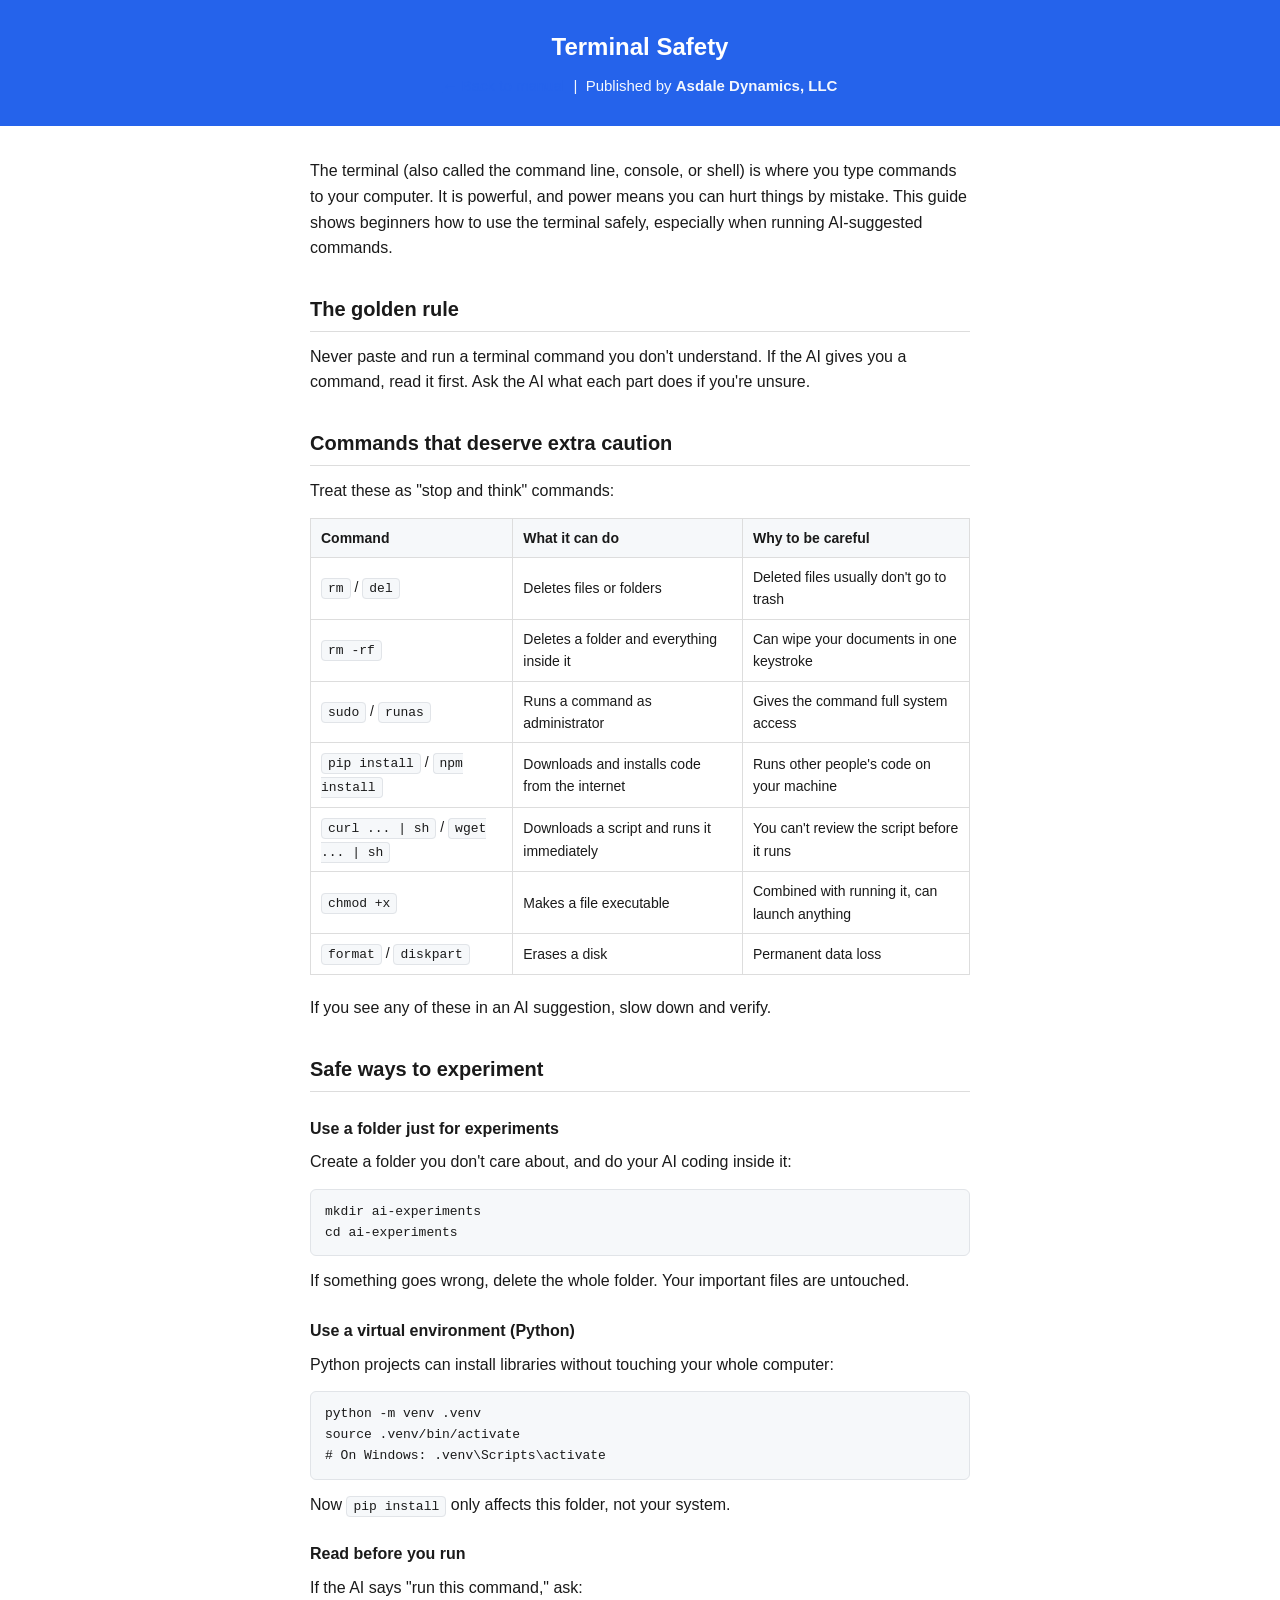
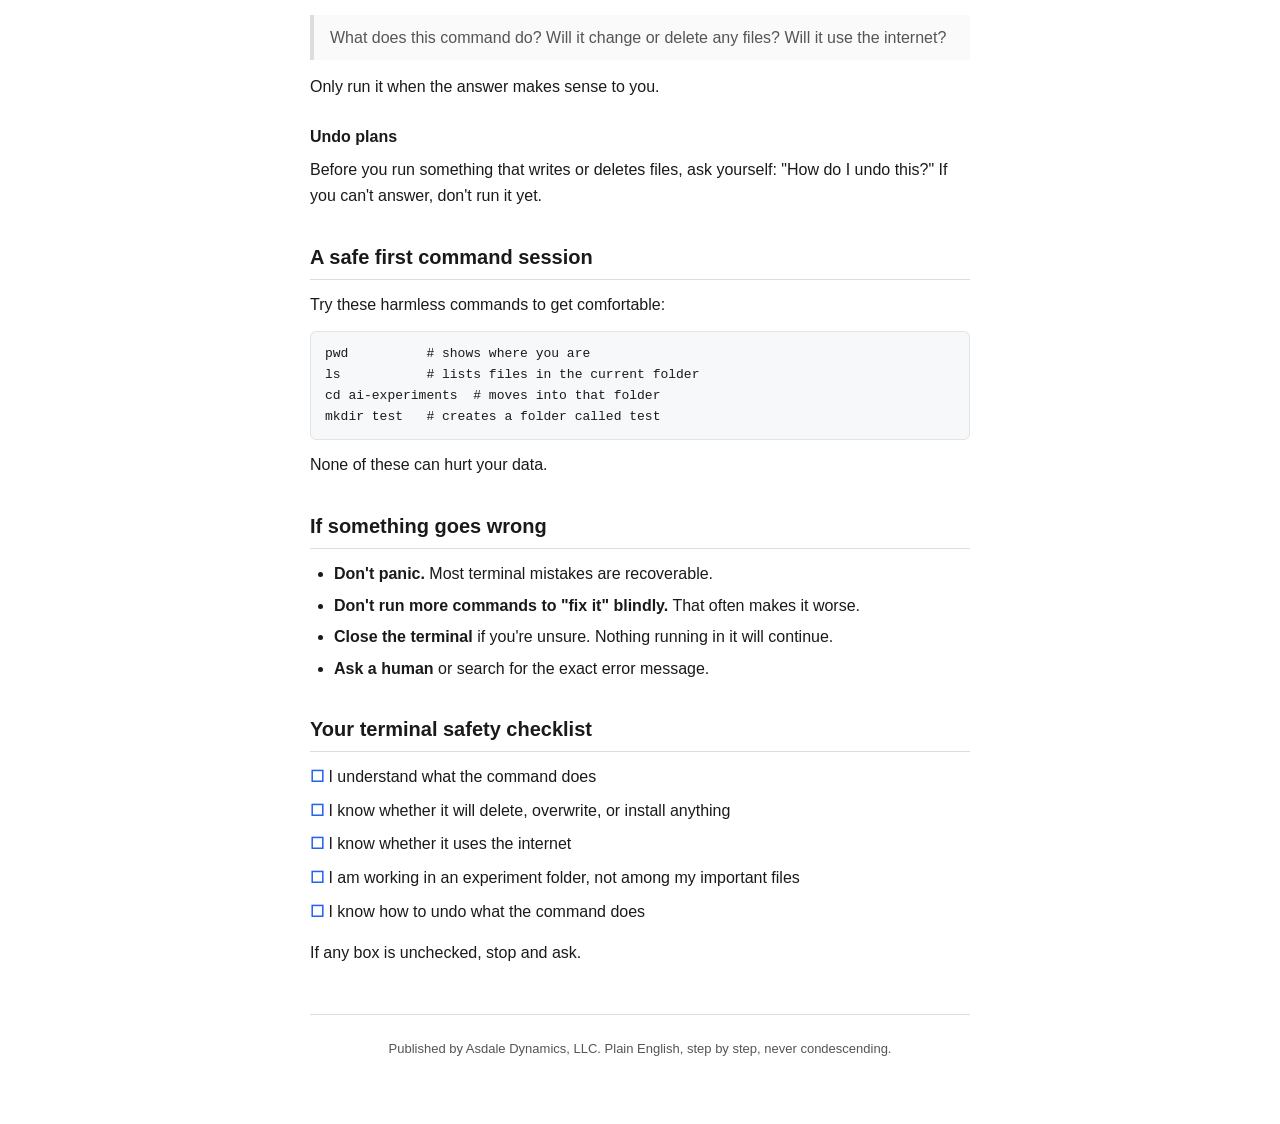
<file: site/terminal-safety.html>
<!DOCTYPE html>
<html lang="en">
<head>
<meta charset="UTF-8">
<meta name="viewport" content="width=device-width, initial-scale=1.0">
<title>Terminal Safety — Asdale Dynamics, LLC</title>
<link rel="stylesheet" href="style.css">
</head>
<body>
<header>
<h1>Terminal Safety</h1>
<p><a href="index.html">← Back to manual</a> &nbsp;|&nbsp; Published by <strong>Asdale Dynamics, LLC</strong></p>
</header>

<div class="container">
<p>The terminal (also called the command line, console, or shell) is where you
type commands to your computer. It is powerful, and power means you can hurt
things by mistake. This guide shows beginners how to use the terminal safely,
especially when running AI-suggested commands.</p>

<h2>The golden rule</h2>
<p>Never paste and run a terminal command you don't understand. If the AI gives
you a command, read it first. Ask the AI what each part does if you're unsure.</p>

<h2>Commands that deserve extra caution</h2>
<p>Treat these as "stop and think" commands:</p>
<table>
<thead>
<tr><th>Command</th><th>What it can do</th><th>Why to be careful</th></tr>
</thead>
<tbody>
<tr><td><code>rm</code> / <code>del</code></td><td>Deletes files or folders</td><td>Deleted files usually don't go to trash</td></tr>
<tr><td><code>rm -rf</code></td><td>Deletes a folder and everything inside it</td><td>Can wipe your documents in one keystroke</td></tr>
<tr><td><code>sudo</code> / <code>runas</code></td><td>Runs a command as administrator</td><td>Gives the command full system access</td></tr>
<tr><td><code>pip install</code> / <code>npm install</code></td><td>Downloads and installs code from the internet</td><td>Runs other people's code on your machine</td></tr>
<tr><td><code>curl ... | sh</code> / <code>wget ... | sh</code></td><td>Downloads a script and runs it immediately</td><td>You can't review the script before it runs</td></tr>
<tr><td><code>chmod +x</code></td><td>Makes a file executable</td><td>Combined with running it, can launch anything</td></tr>
<tr><td><code>format</code> / <code>diskpart</code></td><td>Erases a disk</td><td>Permanent data loss</td></tr>
</tbody>
</table>
<p>If you see any of these in an AI suggestion, slow down and verify.</p>

<h2>Safe ways to experiment</h2>

<h3>Use a folder just for experiments</h3>
<p>Create a folder you don't care about, and do your AI coding inside it:</p>
<pre><code>mkdir ai-experiments
cd ai-experiments
</code></pre>
<p>If something goes wrong, delete the whole folder. Your important files are
untouched.</p>

<h3>Use a virtual environment (Python)</h3>
<p>Python projects can install libraries without touching your whole computer:</p>
<pre><code>python -m venv .venv
source .venv/bin/activate
# On Windows: .venv\Scripts\activate
</code></pre>
<p>Now <code>pip install</code> only affects this folder, not your system.</p>

<h3>Read before you run</h3>
<p>If the AI says "run this command," ask:</p>
<blockquote>
What does this command do? Will it change or delete any files? Will it use the internet?
</blockquote>
<p>Only run it when the answer makes sense to you.</p>

<h3>Undo plans</h3>
<p>Before you run something that writes or deletes files, ask yourself: "How do I
undo this?" If you can't answer, don't run it yet.</p>

<h2>A safe first command session</h2>
<p>Try these harmless commands to get comfortable:</p>
<pre><code>pwd          # shows where you are
ls           # lists files in the current folder
cd ai-experiments  # moves into that folder
mkdir test   # creates a folder called test
</code></pre>
<p>None of these can hurt your data.</p>

<h2>If something goes wrong</h2>
<ul>
<li><strong>Don't panic.</strong> Most terminal mistakes are recoverable.</li>
<li><strong>Don't run more commands to "fix it" blindly.</strong> That often makes it worse.</li>
<li><strong>Close the terminal</strong> if you're unsure. Nothing running in it will continue.</li>
<li><strong>Ask a human</strong> or search for the exact error message.</li>
</ul>

<h2>Your terminal safety checklist</h2>
<ul class="checklist">
<li>I understand what the command does</li>
<li>I know whether it will delete, overwrite, or install anything</li>
<li>I know whether it uses the internet</li>
<li>I am working in an experiment folder, not among my important files</li>
<li>I know how to undo what the command does</li>
</ul>
<p>If any box is unchecked, stop and ask.</p>

<footer>
<p class="small">Published by Asdale Dynamics, LLC. Plain English, step by step, never condescending.</p>
</footer>
</div>
</body>
</html>
</file>
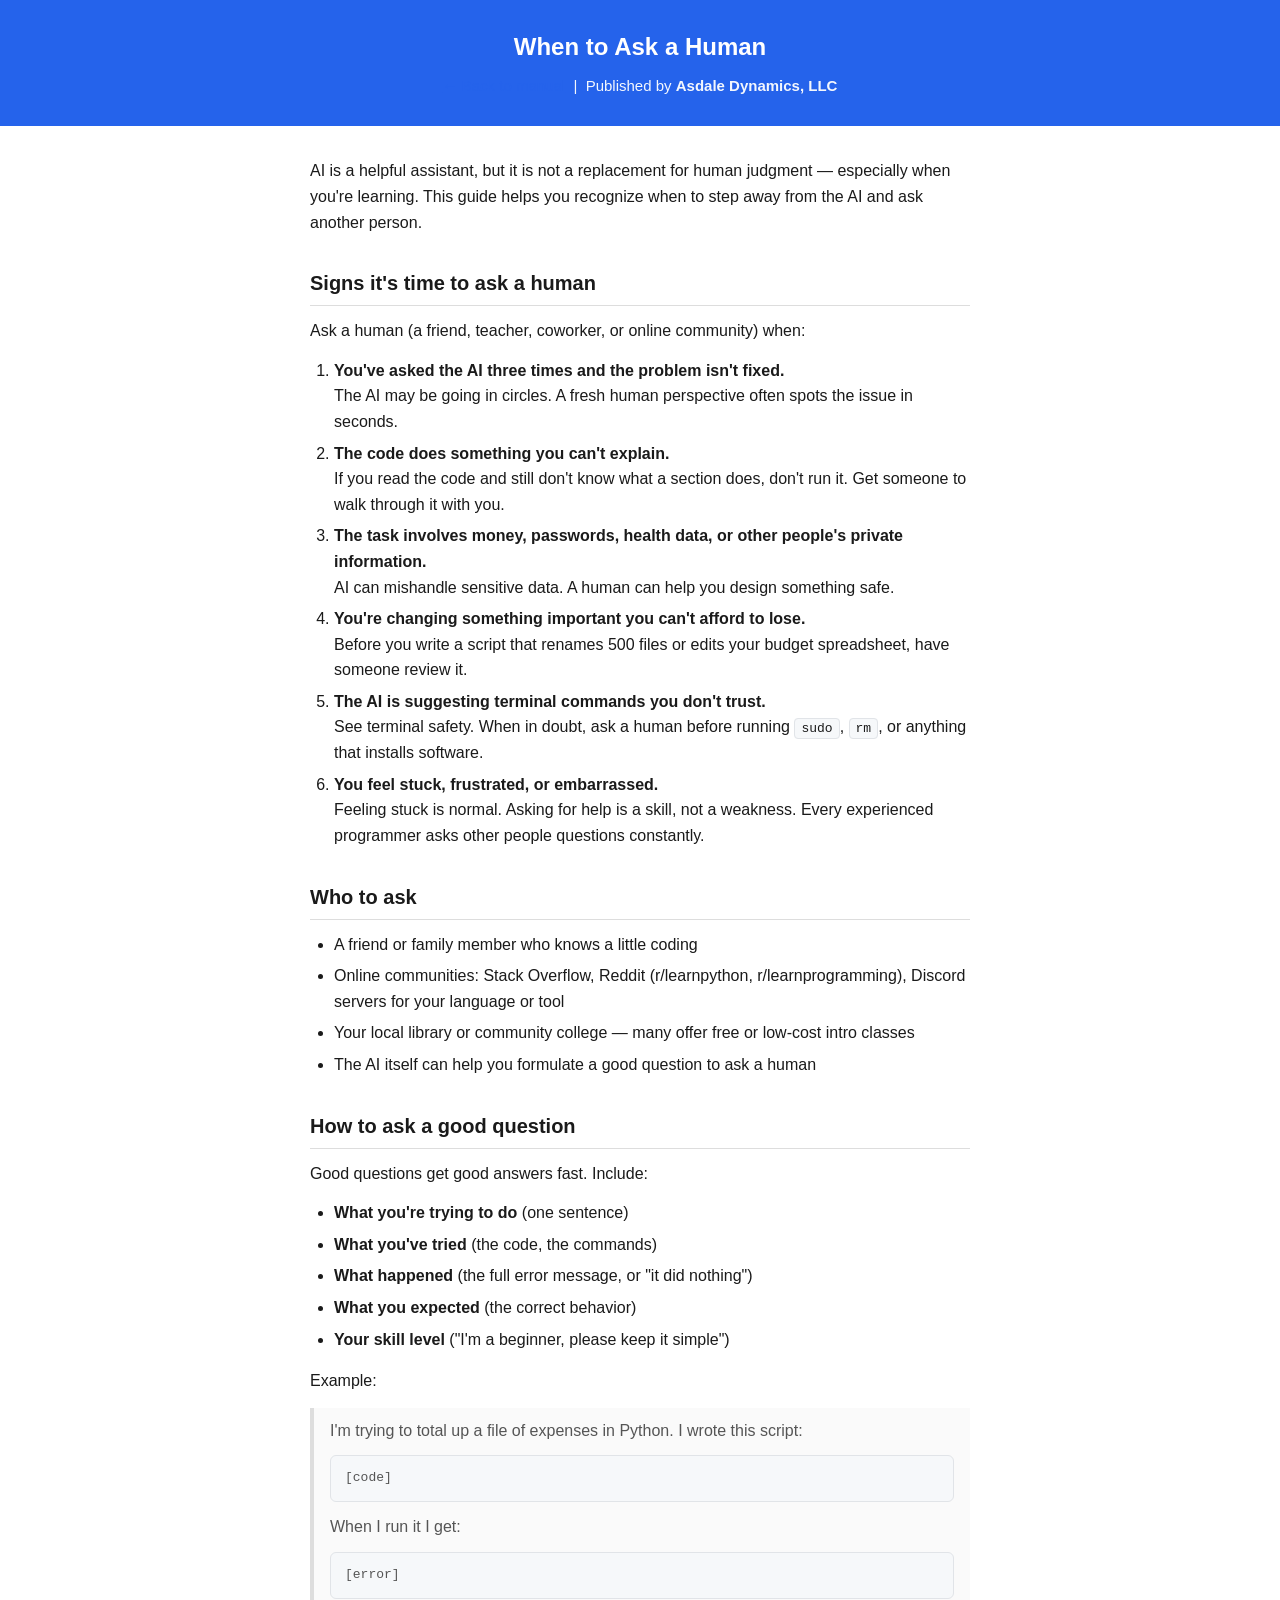
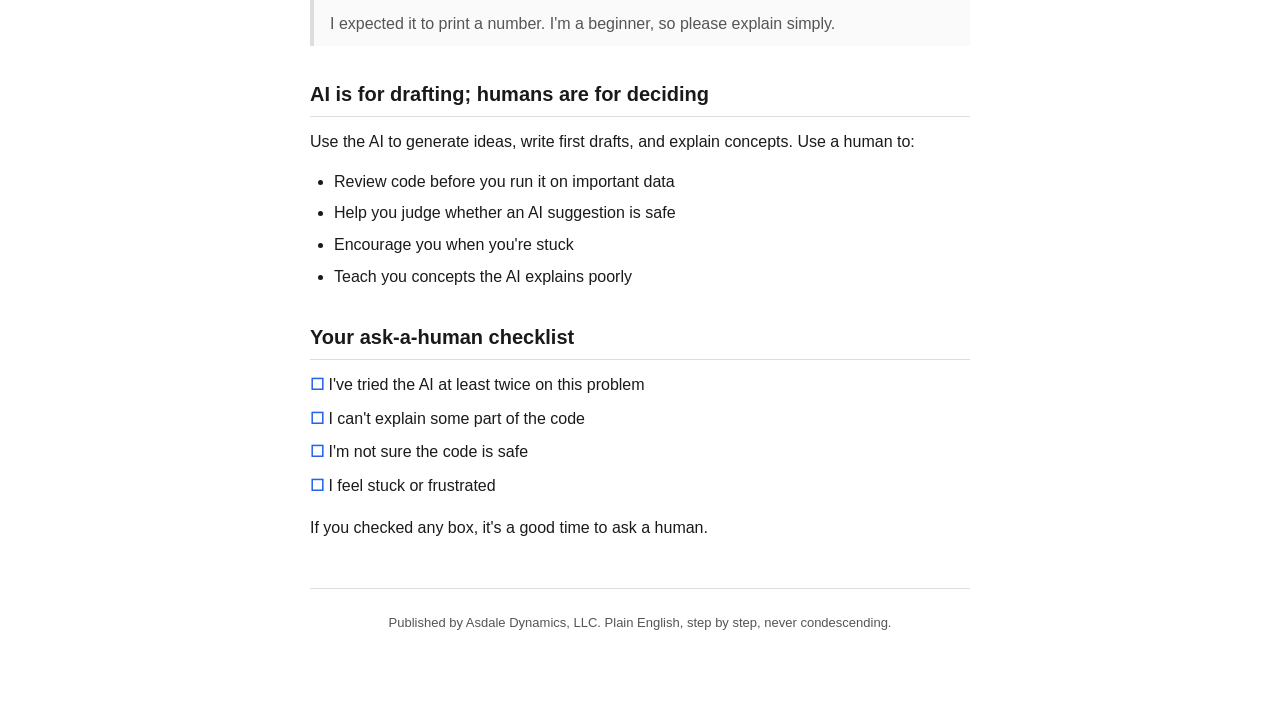
<file: site/when-to-ask-human.html>
<!DOCTYPE html>
<html lang="en">
<head>
<meta charset="UTF-8">
<meta name="viewport" content="width=device-width, initial-scale=1.0">
<title>When to Ask a Human — Asdale Dynamics, LLC</title>
<link rel="stylesheet" href="style.css">
</head>
<body>
<header>
<h1>When to Ask a Human</h1>
<p><a href="index.html">← Back to manual</a> &nbsp;|&nbsp; Published by <strong>Asdale Dynamics, LLC</strong></p>
</header>

<div class="container">
<p>AI is a helpful assistant, but it is not a replacement for human judgment —
especially when you're learning. This guide helps you recognize when to step
away from the AI and ask another person.</p>

<h2>Signs it's time to ask a human</h2>
<p>Ask a human (a friend, teacher, coworker, or online community) when:</p>
<ol>
<li><strong>You've asked the AI three times and the problem isn't fixed.</strong><br>
The AI may be going in circles. A fresh human perspective often spots the issue in seconds.</li>
<li><strong>The code does something you can't explain.</strong><br>
If you read the code and still don't know what a section does, don't run it. Get someone to walk through it with you.</li>
<li><strong>The task involves money, passwords, health data, or other people's private information.</strong><br>
AI can mishandle sensitive data. A human can help you design something safe.</li>
<li><strong>You're changing something important you can't afford to lose.</strong><br>
Before you write a script that renames 500 files or edits your budget spreadsheet, have someone review it.</li>
<li><strong>The AI is suggesting terminal commands you don't trust.</strong><br>
See terminal safety. When in doubt, ask a human before running <code>sudo</code>, <code>rm</code>, or anything that installs software.</li>
<li><strong>You feel stuck, frustrated, or embarrassed.</strong><br>
Feeling stuck is normal. Asking for help is a skill, not a weakness. Every experienced programmer asks other people questions constantly.</li>
</ol>

<h2>Who to ask</h2>
<ul>
<li>A friend or family member who knows a little coding</li>
<li>Online communities: Stack Overflow, Reddit (r/learnpython, r/learnprogramming), Discord servers for your language or tool</li>
<li>Your local library or community college — many offer free or low-cost intro classes</li>
<li>The AI itself can help you formulate a good question to ask a human</li>
</ul>

<h2>How to ask a good question</h2>
<p>Good questions get good answers fast. Include:</p>
<ul>
<li><strong>What you're trying to do</strong> (one sentence)</li>
<li><strong>What you've tried</strong> (the code, the commands)</li>
<li><strong>What happened</strong> (the full error message, or "it did nothing")</li>
<li><strong>What you expected</strong> (the correct behavior)</li>
<li><strong>Your skill level</strong> ("I'm a beginner, please keep it simple")</li>
</ul>
<p>Example:</p>
<blockquote>
I'm trying to total up a file of expenses in Python. I wrote this script:<br>
<pre>[code]</pre>
When I run it I get:<br>
<pre>[error]</pre>
I expected it to print a number. I'm a beginner, so please explain simply.
</blockquote>

<h2>AI is for drafting; humans are for deciding</h2>
<p>Use the AI to generate ideas, write first drafts, and explain concepts. Use a
human to:</p>
<ul>
<li>Review code before you run it on important data</li>
<li>Help you judge whether an AI suggestion is safe</li>
<li>Encourage you when you're stuck</li>
<li>Teach you concepts the AI explains poorly</li>
</ul>

<h2>Your ask-a-human checklist</h2>
<ul class="checklist">
<li>I've tried the AI at least twice on this problem</li>
<li>I can't explain some part of the code</li>
<li>I'm not sure the code is safe</li>
<li>I feel stuck or frustrated</li>
</ul>
<p>If you checked any box, it's a good time to ask a human.</p>

<footer>
<p class="small">Published by Asdale Dynamics, LLC. Plain English, step by step, never condescending.</p>
</footer>
</div>
</body>
</html>
</file>
<file: site/style.css>
/* Asdale Dynamics - AI-Assisted Coding beginner manual site */
:root {
  --bg: #ffffff;
  --fg: #1a1a1a;
  --muted: #555555;
  --line: #dddddd;
  --accent: #2563eb;
  --accent-hover: #1d4ed8;
  --code-bg: #f6f8fa;
  --code-border: #e1e4e8;
  --max-width: 700px;
}
* { box-sizing: border-box; }
html { line-height: 1.6; }
body {
  margin: 0;
  font-family: -apple-system, BlinkMacSystemFont, "Segoe UI", Roboto, Helvetica, Arial, sans-serif;
  color: var(--fg);
  background: var(--bg);
}
header {
  background: var(--accent);
  color: #fff;
  padding: 28px 20px;
  text-align: center;
}
header h1 { margin: 0 0 8px 0; font-size: 24px; font-weight: 700; }
header p { margin: 0; font-size: 15px; opacity: 0.95; }
.container { max-width: var(--max-width); margin: 0 auto; padding: 32px 20px; }
nav {
  border-bottom: 1px solid var(--line);
  margin-bottom: 24px;
  padding-bottom: 16px;
}
nav ul { list-style: none; padding: 0; margin: 0; display: flex; flex-wrap: wrap; gap: 12px; }
nav li { margin: 0; }
nav a {
  text-decoration: none;
  color: var(--accent);
  font-size: 14px;
  padding: 4px 8px;
  border-radius: 4px;
  border: 1px solid transparent;
}
nav a:hover { background: #eef4ff; border-color: var(--accent); }
h2 { font-size: 20px; margin-top: 32px; margin-bottom: 12px; border-bottom: 1px solid var(--line); padding-bottom: 6px; }
h3 { font-size: 16px; margin-top: 24px; margin-bottom: 8px; }
p { margin: 0 0 14px 0; }
ul, ol { margin: 6px 0 16px 0; padding-left: 24px; }
li { margin-bottom: 6px; }
a { color: var(--accent); }
code {
  font-family: ui-monospace, SFMono-Regular, Menlo, Monaco, Consolas, monospace;
  font-size: 13px;
  background: var(--code-bg);
  border: 1px solid var(--code-border);
  border-radius: 4px;
  padding: 2px 6px;
}
pre {
  font-family: ui-monospace, SFMono-Regular, Menlo, Monaco, Consolas, monospace;
  font-size: 13px;
  background: var(--code-bg);
  border: 1px solid var(--code-border);
  border-radius: 6px;
  padding: 12px 14px;
  overflow-x: auto;
  margin: 12px 0;
}
pre code { background: inherit; border: none; padding: 0; font-size: inherit; }
table { border-collapse: collapse; width: 100%; margin: 12px 0 20px 0; font-size: 14px; }
th, td { border: 1px solid var(--line); padding: 8px 10px; text-align: left; }
th { background: var(--code-bg); font-weight: 700; }
blockquote {
  margin: 14px 0;
  padding: 10px 16px;
  border-left: 4px solid var(--line);
  background: #fafafa;
  color: var(--muted);
}
footer {
  margin-top: 48px;
  padding: 24px 0;
  border-top: 1px solid var(--line);
  font-size: 13px;
  color: var(--muted);
  text-align: center;
}
.highlight { background: #fffdf0; border: 1px solid #ffe7a8; border-radius: 6px; padding: 12px 14px; margin: 14px 0; }
.checklist { list-style: none; padding-left: 0; }
.checklist li { padding-left: 24px; text-indent: -24px; margin-bottom: 8px; }
.checklist li::before { content: "☐ "; color: var(--accent); font-weight: 700; }
.small { font-size: 13px; color: var(--muted); }
@media (max-width: 600px) {
  .container { padding: 20px 14px; }
  header { padding: 20px 14px; }
}
</file>
